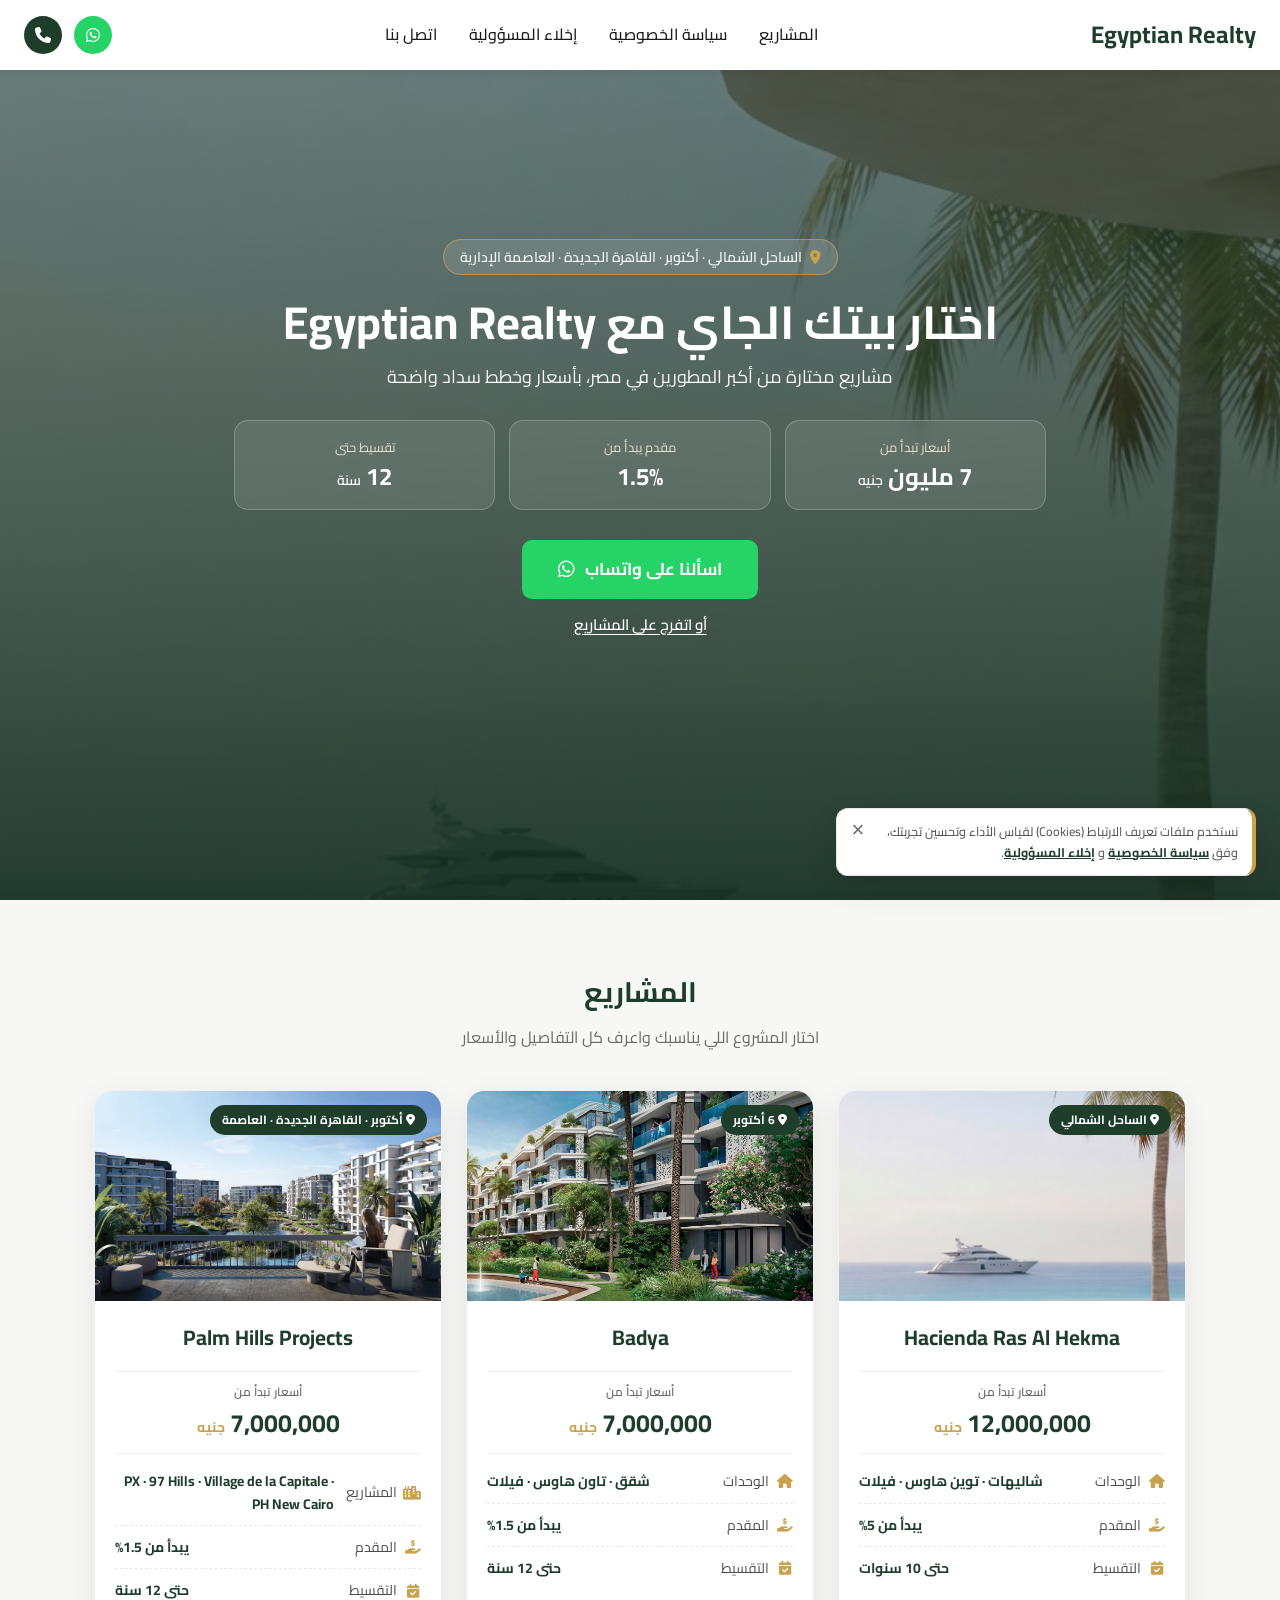
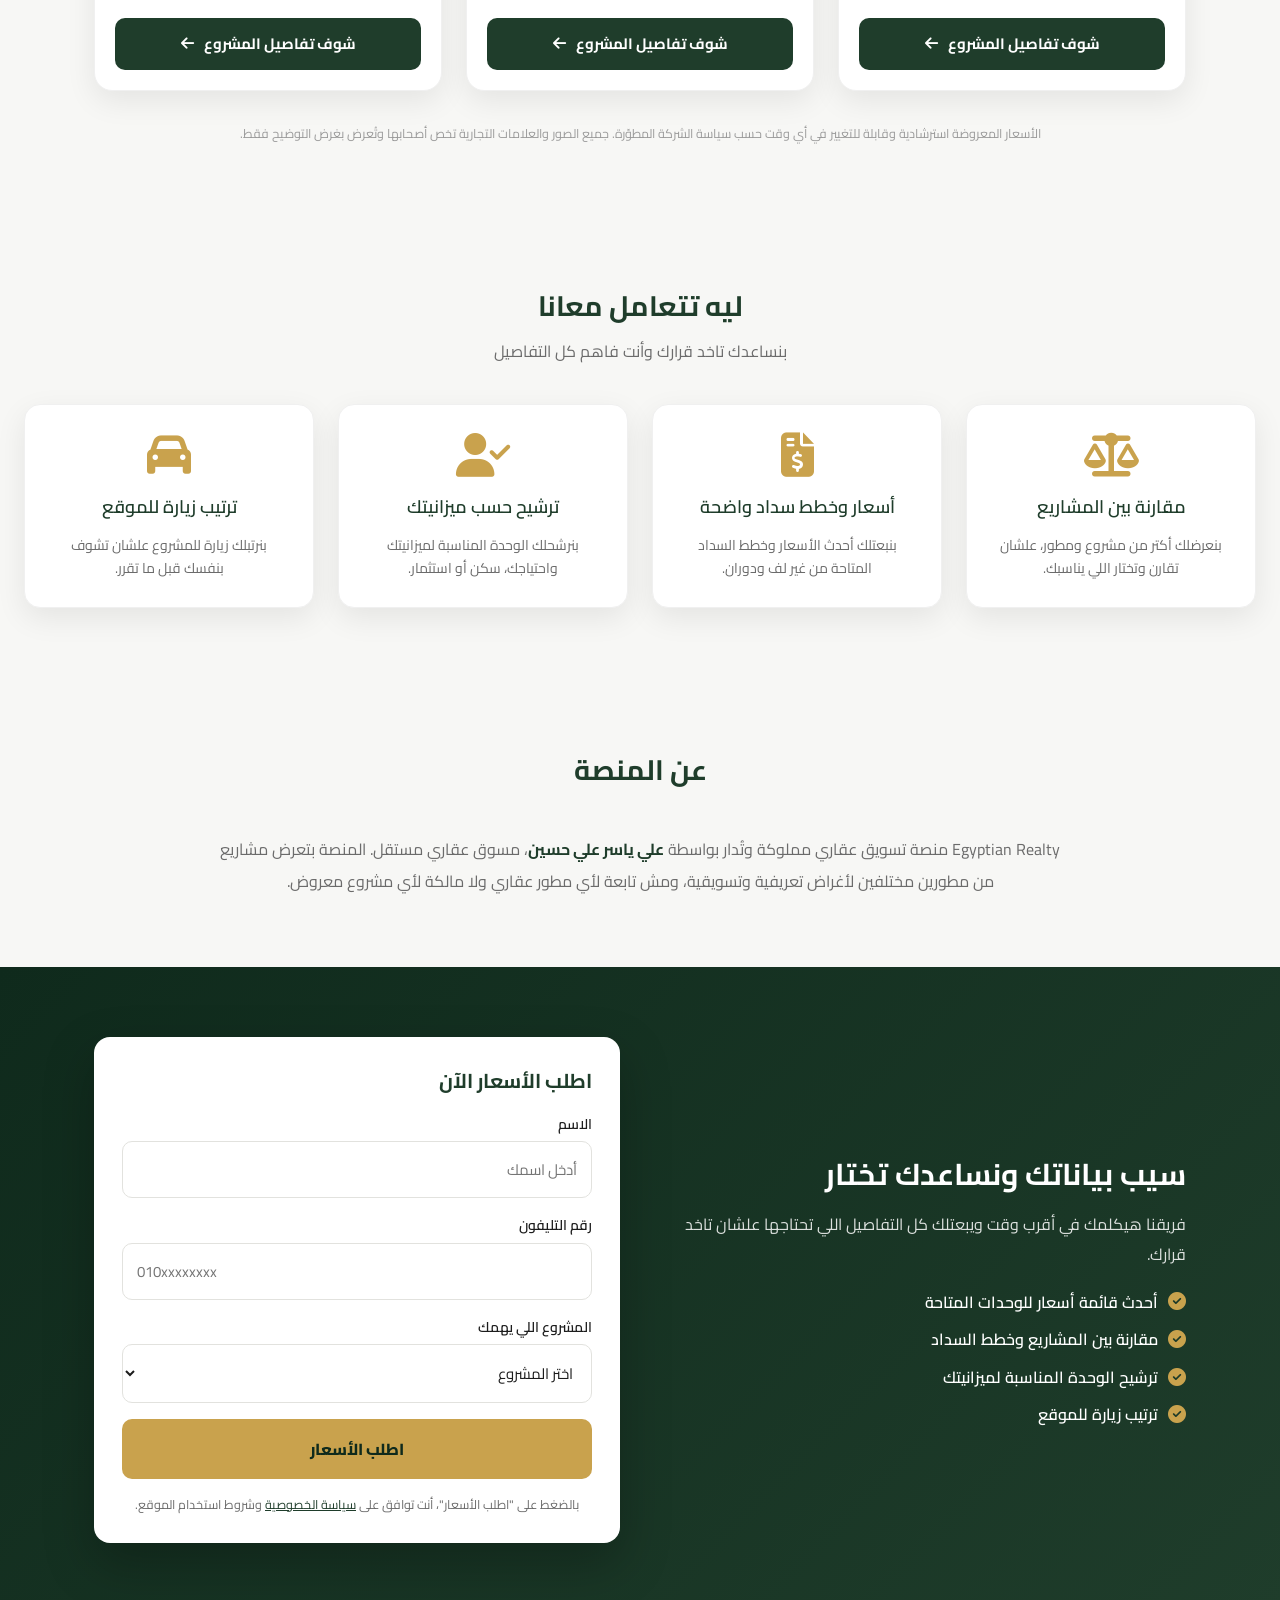
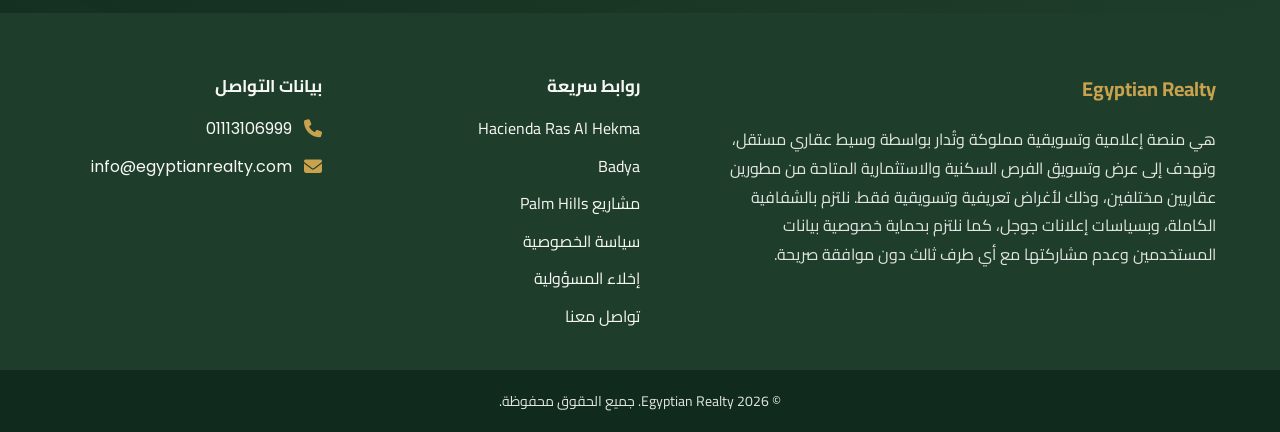
<file: index.html>
<!DOCTYPE html>
<html lang="ar" dir="rtl">
<head>
    <meta charset="UTF-8">
    <meta name="viewport" content="width=device-width, initial-scale=1.0, viewport-fit=cover">
    <title>Egyptian Realty</title>
    <meta name="description" content="Egyptian Realty - اكتشف أفضل المشاريع العقارية في مصر: Hacienda Ras Al Hekma و Badya ومشاريع Palm Hills، بمقدمات تبدأ من 1.5% وتقسيط حتى 12 سنة.">
    <link rel="preconnect" href="https://fonts.googleapis.com">
    <link rel="preconnect" href="https://fonts.gstatic.com" crossorigin>
    <link href="https://fonts.googleapis.com/css2?family=Cairo:wght@400;600;700&family=Poppins:wght@400;600;700&display=swap" rel="stylesheet">
    <link rel="stylesheet" href="https://cdnjs.cloudflare.com/ajax/libs/font-awesome/6.5.1/css/all.min.css" crossorigin="anonymous" referrerpolicy="no-referrer" />
    <!-- Google Tag Manager -->
    <script>(function(w,d,s,l,i){w[l]=w[l]||[];w[l].push({'gtm.start':
    new Date().getTime(),event:'gtm.js'});var f=d.getElementsByTagName(s)[0],
    j=d.createElement(s),dl=l!='dataLayer'?'&l='+l:'';j.async=true;j.src=
    'https://www.googletagmanager.com/gtm.js?id='+i+dl;f.parentNode.insertBefore(j,f);
    })(window,document,'script','dataLayer','GTM-MX5JVD54');</script>
    <!-- End Google Tag Manager -->
    <style>
        /* ========================================
           Egyptian Realty - الصفحة الرئيسية (دليل المشاريع)
           نفس هوية صفحات المشاريع بدون الاعتماد على style.css
           ======================================== */
        :root {
            --green: #1F3D2B;
            --green-dark: #0F2A1C;
            --gold: #C9A24D;
            --gold-soft: #FFF8E7;
            --ink: #1C1C1C;
            --muted: #6B6B6B;
            --ground: #F7F7F5;
            --surface: #FFFFFF;
            --line: #F0F0F0;
            --whatsapp: #25D366;
            --whatsapp-dark: #1FA852;
            color-scheme: light;
        }

        * {
            margin: 0;
            padding: 0;
            box-sizing: border-box;
        }

        html {
            scroll-behavior: smooth;
        }

        body {
            font-family: 'Cairo', 'Poppins', Tahoma, Arial, sans-serif;
            line-height: 1.6;
            color: var(--ink);
            background-color: var(--ground);
            overflow-x: hidden;
        }

        img {
            max-width: 100%;
        }

        a:focus-visible,
        button:focus-visible {
            outline: 3px solid var(--gold);
            outline-offset: 2px;
        }

        /* ---------- Header ---------- */
        header {
            position: fixed;
            top: 0;
            left: 0;
            right: 0;
            padding-top: env(safe-area-inset-top, 0px);
            background-color: var(--surface);
            box-shadow: 0 2px 10px rgba(0, 0, 0, 0.08);
            z-index: 1000;
            transition: transform 0.3s ease;
        }

        header.hide {
            transform: translateY(-100%);
        }

        .navbar {
            display: flex;
            justify-content: space-between;
            align-items: center;
            padding: 16px 24px;
            max-width: 1400px;
            margin: 0 auto;
        }

        .navbar-logo {
            font-size: 24px;
            font-weight: 700;
            color: var(--green);
            text-decoration: none;
        }

        .navbar-menu {
            display: flex;
            list-style: none;
            gap: 32px;
            align-items: center;
        }

        .navbar-menu a {
            color: var(--ink);
            text-decoration: none;
            font-weight: 500;
            transition: color 0.3s ease;
        }

        .navbar-menu a:hover {
            color: var(--gold);
        }

        .navbar-actions,
        .navbar-contact {
            display: flex;
            align-items: center;
            gap: 12px;
        }

        .navbar-whatsapp,
        .navbar-call {
            display: inline-flex;
            align-items: center;
            justify-content: center;
            width: 38px;
            height: 38px;
            border-radius: 50%;
            color: #FFFFFF;
            font-size: 16px;
            text-decoration: none;
            transition: transform 0.2s ease;
        }

        .navbar-whatsapp { background-color: var(--whatsapp); }
        .navbar-call { background-color: var(--green); }

        .navbar-whatsapp:hover,
        .navbar-call:hover {
            transform: scale(1.08);
        }

        .hamburger {
            display: none;
            flex-direction: column;
            cursor: pointer;
            gap: 6px;
            background: none;
            border: 0;
            padding: 4px;
        }

        .hamburger span {
            width: 25px;
            height: 3px;
            background-color: var(--green);
            border-radius: 3px;
            transition: all 0.3s ease;
        }

        .hamburger.active span:nth-child(1) { transform: rotate(45deg) translate(6px, 6px); }
        .hamburger.active span:nth-child(2) { opacity: 0; }
        .hamburger.active span:nth-child(3) { transform: rotate(-45deg) translate(7px, -7px); }

        .menu-overlay {
            display: none;
            position: fixed;
            inset: 0;
            background-color: rgba(0, 0, 0, 0.5);
            z-index: 999;
        }

        .menu-overlay.active {
            display: block;
        }

        main {
            margin-top: calc(70px + env(safe-area-inset-top, 0px));
        }

        section {
            padding: 70px 0;
        }

        .section-header {
            text-align: center;
            margin-bottom: 40px;
            padding: 0 16px;
        }

        .section-header h2 {
            font-size: 28px;
            color: var(--green);
            margin-bottom: 10px;
        }

        .section-header p {
            color: var(--muted);
            font-size: 16px;
        }

        /* ---------- Buttons ---------- */
        .btn-whatsapp {
            display: inline-flex;
            align-items: center;
            justify-content: center;
            gap: 10px;
            background: var(--whatsapp);
            color: #FFFFFF;
            border-radius: 10px;
            padding: 14px 28px;
            font-family: inherit;
            font-weight: 700;
            font-size: 15px;
            text-decoration: none;
            transition: background-color 0.3s ease;
            animation: btn-whatsapp-pulse 2.4s ease-in-out infinite;
        }

        .btn-whatsapp:hover {
            background: var(--whatsapp-dark);
            animation-play-state: paused;
        }

        .btn-whatsapp i {
            font-size: 19px;
        }

        @keyframes btn-whatsapp-pulse {
            0%, 100% { box-shadow: 0 0 0 0 rgba(37, 211, 102, 0.45); }
            50% { box-shadow: 0 0 0 9px rgba(37, 211, 102, 0); }
        }

        /* ---------- Hero ---------- */
        .hero {
            position: relative;
            min-height: calc(100vh - 70px);
            min-height: calc(100svh - 70px);
            display: flex;
            align-items: center;
            background-image: url('assets/view1.jpg');
            background-size: cover;
            background-position: center 30%;
            padding: 0;
        }

        .hero-overlay {
            position: absolute;
            inset: 0;
            background: linear-gradient(180deg, rgba(15, 42, 28, 0.55) 0%, rgba(15, 42, 28, 0.75) 60%, rgba(15, 42, 28, 0.9) 100%);
        }

        /* المساحة السفلية فاضية علشان إشعار الكوكيز ميغطيش أي حاجة */
        .hero-content {
            position: relative;
            z-index: 1;
            width: 100%;
            max-width: 860px;
            margin: 0 auto;
            padding: 56px 24px 150px;
            color: #FFFFFF;
            text-align: center;
        }

        .hero-badge {
            display: inline-flex;
            align-items: center;
            gap: 8px;
            background: rgba(255, 255, 255, 0.12);
            border: 1px solid rgba(201, 162, 77, 0.7);
            color: var(--ground);
            font-size: 14px;
            font-weight: 600;
            padding: 6px 16px;
            border-radius: 999px;
            margin-bottom: 18px;
        }

        .hero-badge i {
            color: var(--gold);
        }

        .hero-title {
            font-size: 46px;
            font-weight: 700;
            line-height: 1.3;
            margin-bottom: 10px;
            text-wrap: balance;
        }

        .hero-description {
            font-size: 18px;
            color: var(--ground);
            margin-bottom: 28px;
        }

        .hero-stats {
            display: grid;
            grid-template-columns: repeat(3, minmax(0, 1fr));
            gap: 14px;
            margin-bottom: 30px;
        }

        .hero-stat {
            background: rgba(255, 255, 255, 0.1);
            border: 1px solid rgba(255, 255, 255, 0.22);
            border-radius: 14px;
            padding: 16px 10px;
            backdrop-filter: blur(4px);
        }

        .hero-stat-label {
            display: block;
            font-size: 13px;
            color: #E9E2CF;
            margin-bottom: 4px;
        }

        .hero-stat-value {
            display: block;
            font-size: 24px;
            font-weight: 700;
            line-height: 1.3;
        }

        .hero-stat-value small {
            font-size: 14px;
            font-weight: 600;
        }

        .hero .btn-whatsapp {
            font-size: 17px;
            padding: 16px 36px;
        }

        /* ---------- Units ---------- */
        .units-grid {
            display: grid;
            grid-template-columns: repeat(3, minmax(0, 1fr));
            gap: 24px;
            padding: 0 24px;
            max-width: 1140px;
            margin: 0 auto;
        }

        .unit-card {
            background: var(--surface);
            border-radius: 18px;
            overflow: hidden;
            box-shadow: 0 10px 30px rgba(0, 0, 0, 0.08);
            border: 1px solid var(--line);
            display: flex;
            flex-direction: column;
            transition: transform 0.3s ease, box-shadow 0.3s ease;
        }

        .unit-card:hover {
            transform: translateY(-8px);
            box-shadow: 0 18px 40px rgba(0, 0, 0, 0.14);
        }

        .unit-card-media {
            position: relative;
            height: 210px;
            overflow: hidden;
        }

        .unit-card-media img {
            width: 100%;
            height: 100%;
            object-fit: cover;
            display: block;
            transition: transform 0.3s ease;
        }

        .unit-card:hover .unit-card-media img {
            transform: scale(1.06);
        }

        .unit-card-tag {
            position: absolute;
            top: 14px;
            right: 14px;
            background: var(--green);
            color: #FFFFFF;
            font-size: 12px;
            font-weight: 700;
            padding: 5px 12px;
            border-radius: 999px;
        }

        .unit-card-body {
            padding: 20px;
            display: flex;
            flex-direction: column;
            gap: 16px;
            flex: 1;
        }

        .unit-card-title {
            font-size: 21px;
            color: var(--green);
            text-align: center;
        }

        .unit-card-price {
            display: grid;
            gap: 2px;
            text-align: center;
            padding: 10px 2px;
            border-top: 1px solid var(--line);
            border-bottom: 1px solid var(--line);
        }

        .unit-card-price-label {
            font-size: 12px;
            font-weight: 600;
            color: var(--muted);
        }

        .unit-card-price-value {
            font-size: 25px;
            font-weight: 700;
            color: var(--green);
            font-variant-numeric: tabular-nums;
        }

        .unit-card-price-value small {
            font-size: 14px;
            color: var(--gold);
        }

        .unit-card-specs {
            list-style: none;
            display: grid;
            gap: 10px;
        }

        .unit-card-specs li {
            display: flex;
            align-items: center;
            justify-content: space-between;
            gap: 12px;
            font-size: 14px;
            color: #4D4D4D;
            padding-bottom: 10px;
            border-bottom: 1px dashed #EAEAEA;
        }

        .unit-card-specs li:last-child {
            border-bottom: 0;
            padding-bottom: 0;
        }

        .unit-card-specs li span {
            display: inline-flex;
            align-items: center;
            gap: 8px;
        }

        .unit-card-specs i {
            color: var(--gold);
            width: 16px;
            text-align: center;
        }

        .unit-card-specs strong {
            color: var(--green);
        }

        .unit-card-actions {
            margin-top: auto;
            display: flex;
            gap: 10px;
        }

        .unit-card-actions .btn-whatsapp {
            flex: 1 1 auto;
            min-width: 0;
            padding: 13px 12px;
            gap: 8px;
            font-size: 14px;
            white-space: nowrap;
        }

        .unit-card-actions .btn-whatsapp i {
            font-size: 17px;
        }

        .btn-call {
            flex: 0 0 auto;
            display: inline-flex;
            align-items: center;
            justify-content: center;
            width: 50px;
            border: 1.5px solid var(--green);
            border-radius: 10px;
            background: transparent;
            color: var(--green);
            font-family: inherit;
            font-weight: 700;
            font-size: 14px;
            text-decoration: none;
            white-space: nowrap;
            transition: background 0.2s ease, color 0.2s ease;
        }

        .btn-call i {
            font-size: 17px;
        }

        .btn-call:hover {
            background: var(--green);
            color: #FFFFFF;
        }

        .units-disclaimer {
            max-width: 900px;
            margin: 32px auto 0;
            padding: 0 24px;
            font-size: 12.5px;
            color: #9A9A9A;
            text-align: center;
            line-height: 1.7;
        }

        /* ---------- Why Badya ---------- */
        .why-grid {
            display: grid;
            grid-template-columns: repeat(4, minmax(0, 1fr));
            gap: 24px;
            padding: 0 24px;
            max-width: 1320px;
            margin: 0 auto;
        }

        .why-item {
            background: var(--surface);
            border-radius: 16px;
            box-shadow: 0 10px 30px rgba(0, 0, 0, 0.08);
            padding: 28px;
            text-align: center;
            border: 1px solid var(--line);
            transition: transform 0.3s ease, box-shadow 0.3s ease;
        }

        .why-item:hover {
            transform: translateY(-8px);
            box-shadow: 0 15px 40px rgba(0, 0, 0, 0.12);
        }

        .why-icon {
            font-size: 44px;
            color: var(--gold);
            margin-bottom: 16px;
        }

        .why-item h3 {
            color: var(--green);
            font-weight: 600;
            font-size: 18px;
            margin-bottom: 12px;
        }

        .why-item p {
            color: var(--muted);
            font-size: 14px;
        }

        /* ---------- Gallery ---------- */
        .gallery-grid {
            display: grid;
            grid-template-columns: repeat(4, minmax(0, 1fr));
            gap: 16px;
            padding: 0 24px;
            max-width: 1100px;
            margin: 0 auto;
        }

        .gallery-item {
            overflow: hidden;
            border-radius: 12px;
            aspect-ratio: 4 / 3;
            max-width: 100%;
            box-shadow: 0 5px 20px rgba(0, 0, 0, 0.1);
            cursor: pointer;
            border: 0;
            padding: 0;
            background: none;
        }

        .gallery-item img {
            width: 100%;
            height: 100%;
            object-fit: cover;
            display: block;
            transition: transform 0.3s ease;
        }

        .gallery-item:hover img {
            transform: scale(1.08);
        }

        /* ---------- Lightbox ---------- */
        .lightbox {
            display: none;
            position: fixed;
            inset: 0;
            background-color: rgba(0, 0, 0, 0.95);
            z-index: 2000;
            align-items: center;
            justify-content: center;
        }

        .lightbox.active {
            display: flex;
        }

        .lightbox-image {
            max-width: 90%;
            max-height: 90%;
            object-fit: contain;
            border-radius: 8px;
        }

        .lightbox-close,
        .lightbox-prev,
        .lightbox-next {
            position: absolute;
            color: #FFFFFF;
            background: none;
            border: 0;
            font-size: 32px;
            font-weight: bold;
            padding: 12px 16px;
            cursor: pointer;
        }

        .lightbox-close { top: 16px; right: 20px; font-size: 40px; }
        .lightbox-prev { top: 50%; left: 12px; transform: translateY(-50%); }
        .lightbox-next { top: 50%; right: 12px; transform: translateY(-50%); }

        .lightbox-close:hover,
        .lightbox-prev:hover,
        .lightbox-next:hover {
            color: var(--gold);
        }

        /* ---------- Cookie notice ---------- */
        .cookie-popup {
            position: fixed;
            right: 24px;
            bottom: calc(24px + env(safe-area-inset-bottom, 0px));
            width: min(420px, calc(100% - 32px));
            background: var(--surface);
            border: 1px solid #E7E7E7;
            border-inline-start: 4px solid var(--gold);
            border-radius: 12px;
            box-shadow: 0 12px 30px rgba(0, 0, 0, 0.12);
            padding: 12px 14px 12px 40px;
            z-index: 1100;
            opacity: 0;
            visibility: hidden;
            transform: translateY(16px);
            transition: opacity 0.25s ease, transform 0.25s ease, visibility 0.25s ease;
        }

        .cookie-popup.active {
            opacity: 1;
            visibility: visible;
            transform: translateY(0);
        }

        .cookie-popup p {
            font-size: 12.5px;
            line-height: 1.7;
            color: #4D4D4D;
        }

        .cookie-popup a {
            color: var(--green);
            font-weight: 700;
        }

        .cookie-popup-close {
            position: absolute;
            top: 6px;
            left: 6px;
            border: 0;
            background: transparent;
            color: var(--muted);
            width: 30px;
            height: 30px;
            border-radius: 50%;
            font-size: 22px;
            line-height: 1;
            cursor: pointer;
        }

        /* ---------- Footer ---------- */
        footer {
            background-color: var(--green);
            color: var(--ground);
            padding: 60px 0 0;
        }

        .footer-container {
            max-width: 1200px;
            margin: 0 auto 40px;
            padding: 0 24px;
            display: grid;
            grid-template-columns: 2fr 1fr 1fr;
            gap: 60px;
        }

        .footer-about h3 {
            font-size: 20px;
            color: var(--gold);
            margin-bottom: 20px;
        }

        .footer-links h4,
        .footer-contact h4 {
            font-size: 17px;
            margin-bottom: 16px;
        }

        .footer-about p {
            line-height: 1.8;
            opacity: 0.9;
        }

        .footer-links ul,
        .footer-contact ul {
            list-style: none;
            display: grid;
            gap: 12px;
        }

        .footer-contact li {
            display: flex;
            align-items: center;
            gap: 12px;
            font-family: 'Poppins', sans-serif;
        }

        .footer-contact i {
            color: var(--gold);
            font-size: 18px;
        }

        footer a {
            color: var(--ground);
            text-decoration: none;
            transition: color 0.3s ease;
        }

        footer a:hover {
            color: var(--gold);
        }

        .footer-bottom {
            background-color: var(--green-dark);
            padding: 20px 16px;
            text-align: center;
            font-size: 14px;
            opacity: 0.9;
        }

        /* ---------- Hero secondary link ---------- */
        .hero-link {
            display: inline-block;
            margin-top: 14px;
            color: #FFFFFF;
            font-size: 15px;
            font-weight: 600;
            text-decoration: underline;
            text-underline-offset: 4px;
        }

        .hero-link:hover {
            color: var(--gold);
        }

        /* ---------- Location ---------- */
        .location-grid {
            display: grid;
            grid-template-columns: repeat(2, minmax(0, 1fr));
            gap: 32px;
            align-items: stretch;
            max-width: 1140px;
            margin: 0 auto;
            padding: 0 24px;
        }

        .location-text h3 {
            color: var(--green);
            font-size: 21px;
            margin-bottom: 12px;
            line-height: 1.6;
        }

        .location-text > p {
            color: var(--muted);
            line-height: 1.9;
            margin-bottom: 20px;
        }

        .location-stats {
            display: grid;
            grid-template-columns: repeat(2, minmax(0, 1fr));
            gap: 12px;
            margin-bottom: 20px;
        }

        .location-stat {
            background: var(--gold-soft);
            border-radius: 12px;
            padding: 16px;
            text-align: center;
        }

        .location-stat-value {
            display: block;
            color: var(--green);
            font-size: 22px;
            font-weight: 800;
        }

        .location-stat-label {
            display: block;
            color: var(--muted);
            font-size: 13.5px;
            margin-top: 4px;
        }

        .location-points {
            list-style: none;
            display: grid;
            gap: 10px;
        }

        .location-points li {
            display: flex;
            gap: 10px;
            align-items: flex-start;
            color: var(--ink);
            line-height: 1.7;
        }

        .location-points i {
            color: var(--gold);
            margin-top: 6px;
        }

        .location-media {
            position: relative;
            border-radius: 16px;
            overflow: hidden;
            min-height: 380px;
            box-shadow: 0 10px 30px rgba(0, 0, 0, 0.08);
        }

        .location-media img {
            position: absolute;
            inset: 0;
            width: 100%;
            height: 100%;
            object-fit: cover;
        }

        .location-media-card {
            position: absolute;
            right: 16px;
            left: 16px;
            bottom: 16px;
            background: rgba(15, 42, 28, 0.88);
            color: #FFFFFF;
            border-radius: 12px;
            padding: 18px;
            display: flex;
            align-items: center;
            justify-content: space-between;
            gap: 14px;
        }

        .location-media-card strong {
            display: block;
            font-size: 17px;
            margin-bottom: 4px;
        }

        .location-media-card span {
            font-size: 13.5px;
            opacity: 0.85;
        }

        .location-media-card a {
            flex: 0 0 auto;
            background: var(--gold);
            color: var(--green-dark);
            font-weight: 800;
            font-size: 14px;
            padding: 11px 16px;
            border-radius: 10px;
            text-decoration: none;
            white-space: nowrap;
        }

        /* ---------- Amenities ---------- */
        .amenities-grid {
            grid-template-columns: repeat(3, minmax(0, 1fr));
            max-width: 1140px;
        }

        .section-cta {
            text-align: center;
            margin-top: 36px;
            padding: 0 16px;
        }

        /* ---------- Lead form ---------- */
        .lead {
            background: linear-gradient(135deg, var(--green-dark), var(--green));
            color: #FFFFFF;
        }

        .lead-grid {
            display: grid;
            grid-template-columns: repeat(2, minmax(0, 1fr));
            gap: 40px;
            align-items: center;
            max-width: 1140px;
            margin: 0 auto;
            padding: 0 24px;
        }

        .lead-text h2 {
            font-size: 30px;
            margin-bottom: 12px;
            line-height: 1.5;
        }

        .lead-text > p {
            opacity: 0.85;
            line-height: 1.9;
            margin-bottom: 20px;
        }

        .lead-benefits {
            list-style: none;
            display: grid;
            gap: 12px;
        }

        .lead-benefits li {
            display: flex;
            gap: 10px;
            align-items: center;
            font-weight: 600;
        }

        .lead-benefits i {
            color: var(--gold);
            font-size: 18px;
        }

        .lead-form {
            background: var(--surface);
            color: var(--ink);
            border-radius: 16px;
            padding: 28px;
            box-shadow: 0 20px 50px rgba(0, 0, 0, 0.25);
            display: grid;
            gap: 16px;
        }

        .lead-form h3 {
            color: var(--green);
            font-size: 20px;
        }

        .lead-form label {
            display: block;
            font-size: 14px;
            font-weight: 600;
            margin-bottom: 6px;
        }

        .lead-form input,
        .lead-form select {
            width: 100%;
            padding: 13px 14px;
            border: 1.5px solid #E2E2DE;
            border-radius: 10px;
            font-family: inherit;
            font-size: 15px;
            background: #FFFFFF;
            color: var(--ink);
        }

        .lead-form input:focus,
        .lead-form select:focus {
            outline: none;
            border-color: var(--gold);
        }

        .lead-submit {
            width: 100%;
            padding: 15px;
            border: 0;
            border-radius: 10px;
            background: var(--gold);
            color: var(--green-dark);
            font-family: inherit;
            font-size: 16px;
            font-weight: 800;
            cursor: pointer;
            transition: filter 0.2s ease;
        }

        .lead-submit:hover {
            filter: brightness(1.07);
        }

        .lead-submit:disabled {
            opacity: 0.75;
            cursor: wait;
        }

        .lead-terms {
            font-size: 12.5px;
            color: var(--muted);
            text-align: center;
        }

        .lead-terms a {
            color: var(--green);
        }

        .lead-error {
            background: #FDECEC;
            color: #A12626;
            border-radius: 10px;
            padding: 10px 12px;
            font-size: 13.5px;
            text-align: center;
            line-height: 1.7;
        }

        .lead-error a {
            color: #A12626;
            font-weight: 700;
        }

        .lead-error[hidden] {
            display: none;
        }

        /* ---------- FAQ ---------- */
        .faq-list {
            max-width: 820px;
            margin: 0 auto;
            padding: 0 24px;
            display: grid;
            gap: 12px;
        }

        .faq-item {
            background: var(--surface);
            border: 1px solid var(--line);
            border-radius: 12px;
            box-shadow: 0 6px 20px rgba(0, 0, 0, 0.05);
        }

        .faq-item summary {
            cursor: pointer;
            list-style: none;
            padding: 18px 20px;
            font-weight: 700;
            color: var(--green);
            display: flex;
            justify-content: space-between;
            gap: 12px;
            align-items: center;
        }

        .faq-item summary::-webkit-details-marker {
            display: none;
        }

        .faq-item summary::after {
            content: "+";
            color: var(--gold);
            font-size: 22px;
            line-height: 1;
        }

        .faq-item[open] summary::after {
            content: "\2212";
        }

        .faq-item p {
            padding: 0 20px 18px;
            color: var(--muted);
            line-height: 1.9;
        }

        @media (max-width: 900px) {
            .location-grid,
            .lead-grid {
                grid-template-columns: 1fr;
            }

            .location-media {
                min-height: 340px;
            }
        }

        @media (max-width: 600px) {
            .location-grid,
            .lead-grid,
            .faq-list {
                padding: 0 16px;
            }

            .lead-text h2 {
                font-size: 24px;
            }

            .lead-form {
                padding: 22px 18px;
            }

            .location-media-card {
                flex-direction: column;
                align-items: stretch;
                text-align: center;
            }

            .location-media-card a {
                text-align: center;
            }
        }

        /* ---------- Responsive ---------- */
        @media (max-width: 1024px) {
            .units-grid,
            .why-grid,
            .gallery-grid {
                grid-template-columns: repeat(2, minmax(0, 1fr));
            }
        }

        @media (max-width: 768px) {
            .navbar {
                padding: 12px 16px;
            }

            .navbar-logo {
                font-size: 20px;
            }

            .navbar-menu {
                position: fixed;
                left: 0;
                top: calc(60px + env(safe-area-inset-top, 0px));
                width: 100%;
                flex-direction: column;
                align-items: stretch;
                background-color: var(--surface);
                gap: 0;
                max-height: 0;
                overflow: hidden;
                transition: max-height 0.3s ease;
                box-shadow: 0 8px 20px rgba(0, 0, 0, 0.1);
            }

            .navbar-menu.active {
                max-height: 300px;
            }

            .navbar-menu a {
                display: block;
                padding: 20px 16px;
                border-bottom: 1px solid var(--ground);
            }

            .hamburger {
                display: flex;
            }

            .navbar-whatsapp,
            .navbar-call {
                width: 34px;
                height: 34px;
                font-size: 14px;
            }

            main {
                margin-top: calc(60px + env(safe-area-inset-top, 0px));
            }

            section {
                padding: 56px 0;
            }

            .hero {
                min-height: calc(100vh - 60px);
                min-height: calc(100svh - 60px);
            }

            .hero-content {
                padding: 40px 16px 140px;
            }

            .hero-title {
                font-size: 32px;
            }

            .hero-description {
                font-size: 16px;
            }

            .hero-stats {
                gap: 8px;
            }

            .hero-stat {
                padding: 12px 6px;
            }

            .hero-stat-label {
                font-size: 11.5px;
            }

            .hero-stat-value {
                font-size: 18px;
            }

            .hero-stat-value small {
                font-size: 11px;
            }

            .hero .btn-whatsapp {
                width: 100%;
            }

            .units-grid,
            .why-grid,
            .gallery-grid {
                padding: 0 16px;
                gap: 16px;
            }

            .cookie-popup {
                right: 16px;
                bottom: calc(16px + env(safe-area-inset-bottom, 0px));
            }

            .footer-container {
                grid-template-columns: 1fr;
                gap: 32px;
                padding: 0 16px;
            }
        }

        @media (max-width: 600px) {
            .units-grid,
            .why-grid {
                grid-template-columns: 1fr;
            }

            .gallery-grid {
                gap: 10px;
            }

            .units-grid {
                max-width: 480px;
            }
        }

        @media (max-width: 380px) {
            .hero-title {
                font-size: 27px;
            }

            .hero-stat-value {
                font-size: 16px;
            }
        }

        @media (prefers-reduced-motion: reduce) {
            .btn-whatsapp { animation: none; }
            .unit-card, .why-item, .unit-card-media img, .gallery-item img { transition: none; }
        }

        /* ---------- Home page ---------- */
        a.unit-card-media {
            display: block;
        }

        .btn-project {
            display: inline-flex;
            align-items: center;
            justify-content: center;
            gap: 10px;
            width: 100%;
            padding: 14px 16px;
            border-radius: 10px;
            background: var(--green);
            color: #FFFFFF;
            font-weight: 700;
            font-size: 15px;
            text-decoration: none;
            white-space: nowrap;
            transition: background 0.2s ease;
        }

        .btn-project:hover {
            background: var(--green-dark);
        }

        .about-box {
            max-width: 900px;
            margin: 0 auto;
            padding: 0 24px;
            text-align: center;
            color: var(--muted);
            line-height: 2;
            font-size: 16px;
        }

        .about-box strong {
            color: var(--green);
        }
    </style>
</head>
<body>
    <!-- Google Tag Manager (noscript) -->
    <noscript><iframe src="https://www.googletagmanager.com/ns.html?id=GTM-MX5JVD54"
    height="0" width="0" style="display:none;visibility:hidden"></iframe></noscript>
    <!-- End Google Tag Manager (noscript) -->

    <header>
        <nav class="navbar">
            <a href="index.html" class="navbar-logo">Egyptian Realty</a>

            <ul class="navbar-menu">
                <li><a href="#projects">المشاريع</a></li>
                <li><a href="privacy.html">سياسة الخصوصية</a></li>
                <li><a href="disclaimer.html">إخلاء المسؤولية</a></li>
                <li><a href="contact.html">اتصل بنا</a></li>
            </ul>

            <div class="navbar-actions">
                <div class="navbar-contact">
                    <a class="navbar-whatsapp" href="https://wa.me/201113106999?text=I'm%20interested%20in%20your%20projects" target="_blank" rel="noopener" aria-label="تواصل عبر واتساب">
                        <i class="fa-brands fa-whatsapp"></i>
                    </a>
                    <a class="navbar-call" href="tel:+201113106999" aria-label="اتصل بنا">
                        <i class="fa-solid fa-phone"></i>
                    </a>
                </div>

                <button type="button" class="hamburger" aria-label="القائمة">
                    <span></span>
                    <span></span>
                    <span></span>
                </button>
            </div>
        </nav>
    </header>

    <div class="menu-overlay"></div>

    <main>
        <!-- Hero -->
        <section class="hero">
            <div class="hero-overlay"></div>
            <div class="hero-content">
                <span class="hero-badge"><i class="fa-solid fa-location-dot"></i> الساحل الشمالي · أكتوبر · القاهرة الجديدة · العاصمة الإدارية</span>
                <h1 class="hero-title">اختار بيتك الجاي مع <span dir="ltr">Egyptian Realty</span></h1>
                <p class="hero-description">مشاريع مختارة من أكبر المطورين في مصر، بأسعار وخطط سداد واضحة</p>

                <div class="hero-stats">
                    <div class="hero-stat">
                        <span class="hero-stat-label">أسعار تبدأ من</span>
                        <span class="hero-stat-value">7 مليون <small>جنيه</small></span>
                    </div>
                    <div class="hero-stat">
                        <span class="hero-stat-label">مقدم يبدأ من</span>
                        <span class="hero-stat-value">1.5%</span>
                    </div>
                    <div class="hero-stat">
                        <span class="hero-stat-label">تقسيط حتى</span>
                        <span class="hero-stat-value">12 <small>سنة</small></span>
                    </div>
                </div>

                <a class="btn-whatsapp" href="https://wa.me/201113106999?text=I'm%20interested%20in%20your%20projects" target="_blank" rel="noopener">
                    اسألنا على واتساب <i class="fa-brands fa-whatsapp"></i>
                </a>
                <br>
                <a class="hero-link" href="#projects">أو اتفرج على المشاريع</a>
            </div>
        </section>

        <!-- Projects -->
        <section class="projects" id="projects">
            <div class="section-header">
                <h2>المشاريع</h2>
                <p>اختار المشروع اللي يناسبك واعرف كل التفاصيل والأسعار</p>
            </div>
            <div class="units-grid">
                <!-- لإضافة مشروع جديد: انسخ بلوك <article> كامل وغيّر الرابط والصورة والبيانات -->
                <article class="unit-card">
                    <a class="unit-card-media" href="hacienda-ras-al-hekma.html">
                        <img src="assets/view1.jpg" alt="مسبح لا نهائي يطل على البحر في Hacienda Ras Al Hekma" loading="lazy">
                        <span class="unit-card-tag"><i class="fa-solid fa-location-dot"></i> الساحل الشمالي</span>
                    </a>
                    <div class="unit-card-body">
                        <h3 class="unit-card-title" dir="ltr">Hacienda Ras Al Hekma</h3>
                        <p class="unit-card-price">
                            <span class="unit-card-price-label">أسعار تبدأ من</span>
                            <span class="unit-card-price-value">12,000,000 <small>جنيه</small></span>
                        </p>
                        <ul class="unit-card-specs">
                            <li><span><i class="fa-solid fa-house"></i> الوحدات</span> <strong>شاليهات · توين هاوس · فيلات</strong></li>
                            <li><span><i class="fa-solid fa-hand-holding-dollar"></i> المقدم</span> <strong>يبدأ من 5%</strong></li>
                            <li><span><i class="fa-solid fa-calendar-check"></i> التقسيط</span> <strong>حتى 10 سنوات</strong></li>
                        </ul>
                        <div class="unit-card-actions">
                            <a class="btn-project" href="hacienda-ras-al-hekma.html">شوف تفاصيل المشروع <i class="fa-solid fa-arrow-left"></i></a>
                        </div>
                    </div>
                </article>

                <article class="unit-card">
                    <a class="unit-card-media" href="badya.html">
                        <img src="assets/badya/hero.jpg" alt="عمارات سكنية في Badya بأكتوبر" loading="lazy">
                        <span class="unit-card-tag"><i class="fa-solid fa-location-dot"></i> 6 أكتوبر</span>
                    </a>
                    <div class="unit-card-body">
                        <h3 class="unit-card-title" dir="ltr">Badya</h3>
                        <p class="unit-card-price">
                            <span class="unit-card-price-label">أسعار تبدأ من</span>
                            <span class="unit-card-price-value">7,000,000 <small>جنيه</small></span>
                        </p>
                        <ul class="unit-card-specs">
                            <li><span><i class="fa-solid fa-house"></i> الوحدات</span> <strong>شقق · تاون هاوس · فيلات</strong></li>
                            <li><span><i class="fa-solid fa-hand-holding-dollar"></i> المقدم</span> <strong>يبدأ من 1.5%</strong></li>
                            <li><span><i class="fa-solid fa-calendar-check"></i> التقسيط</span> <strong>حتى 12 سنة</strong></li>
                        </ul>
                        <div class="unit-card-actions">
                            <a class="btn-project" href="badya.html">شوف تفاصيل المشروع <i class="fa-solid fa-arrow-left"></i></a>
                        </div>
                    </div>
                </article>

                <article class="unit-card">
                    <a class="unit-card-media" href="palm-hills-projects.html">
                        <img src="assets/palm-hills-new-cairo/lagoon-view.webp" alt="إطلالة على اللاجون في Palm Hills New Cairo" loading="lazy">
                        <span class="unit-card-tag"><i class="fa-solid fa-location-dot"></i> أكتوبر · القاهرة الجديدة · العاصمة</span>
                    </a>
                    <div class="unit-card-body">
                        <h3 class="unit-card-title" dir="ltr">Palm Hills Projects</h3>
                        <p class="unit-card-price">
                            <span class="unit-card-price-label">أسعار تبدأ من</span>
                            <span class="unit-card-price-value">7,000,000 <small>جنيه</small></span>
                        </p>
                        <ul class="unit-card-specs">
                            <li><span><i class="fa-solid fa-city"></i> المشاريع</span> <strong>PX · 97 Hills · Village de la Capitale · PH New Cairo</strong></li>
                            <li><span><i class="fa-solid fa-hand-holding-dollar"></i> المقدم</span> <strong>يبدأ من 1.5%</strong></li>
                            <li><span><i class="fa-solid fa-calendar-check"></i> التقسيط</span> <strong>حتى 12 سنة</strong></li>
                        </ul>
                        <div class="unit-card-actions">
                            <a class="btn-project" href="palm-hills-projects.html">شوف تفاصيل المشروع <i class="fa-solid fa-arrow-left"></i></a>
                        </div>
                    </div>
                </article>
            </div>
            <p class="units-disclaimer">الأسعار المعروضة استرشادية وقابلة للتغيير في أي وقت حسب سياسة الشركة المطوّرة. جميع الصور والعلامات التجارية تخص أصحابها وتُعرض بغرض التوضيح فقط.</p>
        </section>

        <!-- Why us -->
        <section class="why-developer" id="why">
            <div class="section-header">
                <h2>ليه تتعامل معانا</h2>
                <p>بنساعدك تاخد قرارك وأنت فاهم كل التفاصيل</p>
            </div>
            <div class="why-grid">
                <div class="why-item">
                    <i class="fa-solid fa-scale-balanced why-icon"></i>
                    <h3>مقارنة بين المشاريع</h3>
                    <p>بنعرضلك أكتر من مشروع ومطور، علشان تقارن وتختار اللي يناسبك.</p>
                </div>
                <div class="why-item">
                    <i class="fa-solid fa-file-invoice-dollar why-icon"></i>
                    <h3>أسعار وخطط سداد واضحة</h3>
                    <p>بنبعتلك أحدث الأسعار وخطط السداد المتاحة من غير لف ودوران.</p>
                </div>
                <div class="why-item">
                    <i class="fa-solid fa-user-check why-icon"></i>
                    <h3>ترشيح حسب ميزانيتك</h3>
                    <p>بنرشحلك الوحدة المناسبة لميزانيتك واحتياجك، سكن أو استثمار.</p>
                </div>
                <div class="why-item">
                    <i class="fa-solid fa-car why-icon"></i>
                    <h3>ترتيب زيارة للموقع</h3>
                    <p>بنرتبلك زيارة للمشروع علشان تشوف بنفسك قبل ما تقرر.</p>
                </div>
            </div>
        </section>

        <!-- About -->
        <section class="about" id="about">
            <div class="section-header">
                <h2>عن المنصة</h2>
            </div>
            <div class="about-box">
                <p><span dir="ltr">Egyptian Realty</span> منصة تسويق عقاري مملوكة وتُدار بواسطة <strong>علي ياسر علي حسين</strong>، مسوق عقاري مستقل. المنصة بتعرض مشاريع من مطورين مختلفين لأغراض تعريفية وتسويقية، ومش تابعة لأي مطور عقاري ولا مالكة لأي مشروع معروض.</p>
            </div>
        </section>

        <!-- Lead form -->
        <section class="lead" id="contact">
            <div class="lead-grid">
                <div class="lead-text">
                    <h2>سيب بياناتك ونساعدك تختار</h2>
                    <p>فريقنا هيكلمك في أقرب وقت ويبعتلك كل التفاصيل اللي تحتاجها علشان تاخد قرارك.</p>
                    <ul class="lead-benefits">
                        <li><i class="fa-solid fa-circle-check"></i> أحدث قائمة أسعار للوحدات المتاحة</li>
                        <li><i class="fa-solid fa-circle-check"></i> مقارنة بين المشاريع وخطط السداد</li>
                        <li><i class="fa-solid fa-circle-check"></i> ترشيح الوحدة المناسبة لميزانيتك</li>
                        <li><i class="fa-solid fa-circle-check"></i> ترتيب زيارة للموقع</li>
                    </ul>
                </div>
                <form class="lead-form gsheet-form">
                    <h3>اطلب الأسعار الآن</h3>
                    <input type="text" name="_honey" style="display:none" tabindex="-1" autocomplete="off">
                    <input type="hidden" name="project" value="Home Page">
                    <input type="hidden" name="gclid" class="gclid-field" value="">
                    <div>
                        <label for="lead-name">الاسم</label>
                        <input id="lead-name" type="text" name="name" placeholder="أدخل اسمك" autocomplete="name" required>
                    </div>
                    <div>
                        <label for="lead-phone">رقم التليفون</label>
                        <input id="lead-phone" type="tel" name="phone" placeholder="010xxxxxxxx" autocomplete="tel" inputmode="tel" required>
                    </div>
                    <div>
                        <label for="lead-unit">المشروع اللي يهمك</label>
                        <select id="lead-unit" name="unit_type" required>
                            <option value="" disabled selected>اختر المشروع</option>
                            <option value="Hacienda Ras Al Hekma">Hacienda Ras Al Hekma</option>
                            <option value="Badya">Badya</option>
                            <option value="Palm Hills Projects">Palm Hills Projects</option>
                            <option value="استفسار عام">استفسار عام</option>
                        </select>
                    </div>
                    <p class="lead-error" role="alert" hidden>حصلت مشكلة في الإرسال، جرّب تاني أو <a href="https://wa.me/201113106999?text=I'm%20interested%20in%20your%20projects" target="_blank" rel="noopener">كلمنا واتساب</a></p>
                    <button type="submit" class="lead-submit">اطلب الأسعار</button>
                    <p class="lead-terms">بالضغط على "اطلب الأسعار"، أنت توافق على <a href="privacy.html">سياسة الخصوصية</a> وشروط استخدام الموقع.</p>
                </form>
            </div>
        </section>
    </main>

    <div class="cookie-popup" id="cookie-popup" role="status" aria-live="polite">
        <button type="button" class="cookie-popup-close" id="cookie-popup-close" aria-label="إغلاق الإشعار">×</button>
        <p>
            نستخدم ملفات تعريف الارتباط (Cookies) لقياس الأداء وتحسين تجربتك، وفق
            <a href="privacy.html">سياسة الخصوصية</a>
            و
            <a href="disclaimer.html">إخلاء المسؤولية</a>.
        </p>
    </div>

    <footer>
        <div class="footer-container">
            <div class="footer-about">
                <h3>Egyptian Realty</h3>
                <p>هي منصة إعلامية وتسويقية مملوكة وتُدار بواسطة وسيط عقاري مستقل، وتهدف إلى عرض وتسويق الفرص السكنية والاستثمارية المتاحة من مطورين عقاريين مختلفين، وذلك لأغراض تعريفية وتسويقية فقط. نلتزم بالشفافية الكاملة، وبسياسات إعلانات جوجل، كما نلتزم بحماية خصوصية بيانات المستخدمين وعدم مشاركتها مع أي طرف ثالث دون موافقة صريحة.</p>
            </div>

            <div class="footer-links">
                <h4>روابط سريعة</h4>
                <ul>
                    <li><a href="hacienda-ras-al-hekma.html">Hacienda Ras Al Hekma</a></li>
                    <li><a href="badya.html">Badya</a></li>
                    <li><a href="palm-hills-projects.html">مشاريع Palm Hills</a></li>
                    <li><a href="privacy.html">سياسة الخصوصية</a></li>
                    <li><a href="disclaimer.html">إخلاء المسؤولية</a></li>
                    <li><a href="contact.html">تواصل معنا</a></li>
                </ul>
            </div>

            <div class="footer-contact">
                <h4>بيانات التواصل</h4>
                <ul>
                    <li>
                        <i class="fa-solid fa-phone"></i>
                        <a href="tel:+201113106999">01113106999</a>
                    </li>
                    <li>
                        <i class="fa-solid fa-envelope"></i>
                        <a href="mailto:info@egyptianrealty.com">info@egyptianrealty.com</a>
                    </li>
                </ul>
            </div>
        </div>

        <div class="footer-bottom">
            <p>&copy; 2026 Egyptian Realty. جميع الحقوق محفوظة.</p>
        </div>
    </footer>

    <script>
        document.addEventListener('DOMContentLoaded', function () {
            // ---------- Mobile menu ----------
            var hamburger = document.querySelector('.hamburger');
            var navbarMenu = document.querySelector('.navbar-menu');
            var menuOverlay = document.querySelector('.menu-overlay');

            function closeMenu() {
                hamburger.classList.remove('active');
                navbarMenu.classList.remove('active');
                menuOverlay.classList.remove('active');
            }

            hamburger.addEventListener('click', function () {
                hamburger.classList.toggle('active');
                navbarMenu.classList.toggle('active');
                menuOverlay.classList.toggle('active');
            });
            menuOverlay.addEventListener('click', closeMenu);
            navbarMenu.querySelectorAll('a').forEach(function (link) {
                link.addEventListener('click', closeMenu);
            });

            // ---------- Hide header on scroll down ----------
            var header = document.querySelector('header');
            var lastScrollTop = 0;
            window.addEventListener('scroll', function () {
                var scrollTop = window.pageYOffset || document.documentElement.scrollTop;
                header.classList.toggle('hide', scrollTop > lastScrollTop && scrollTop > 80);
                lastScrollTop = Math.max(scrollTop, 0);
            });

            // ---------- Cookie notice: يظهر ويختفي بعد 3 ثواني بالظبط ----------
            var cookiePopup = document.getElementById('cookie-popup');
            var cookieKey = 'homeCookieNoticeDismissed';
            var cookieTimer;
            var dismissed = false;

            try {
                dismissed = localStorage.getItem(cookieKey) === 'true';
            } catch (error) {
                dismissed = false;
            }

            function hideCookiePopup() {
                cookiePopup.classList.remove('active');
                clearTimeout(cookieTimer);
                try {
                    localStorage.setItem(cookieKey, 'true');
                } catch (error) {
                }
            }

            if (!dismissed) {
                cookiePopup.classList.add('active');
                cookieTimer = setTimeout(hideCookiePopup, 3000);
            }
            document.getElementById('cookie-popup-close').addEventListener('click', hideCookiePopup);

            // ---------- GCLID capture ----------
            var gclid = new URLSearchParams(window.location.search).get('gclid') || '';
            try {
                if (gclid) {
                    localStorage.setItem('gclid', gclid);
                } else {
                    gclid = localStorage.getItem('gclid') || '';
                }
            } catch (error) {
            }
            if (gclid) {
                document.querySelectorAll('.gclid-field').forEach(function (field) {
                    field.value = gclid;
                });
            }

            // ---------- Lead form -> Google Sheet -> thank-you page ----------
            var GOOGLE_SCRIPT_URL = 'https://script.google.com/macros/s/AKfycbxMvi9LP9qXM-SDYyIAZSShJT6gGLOENOd7mxW-yelkYFIh6iTMHbZts8fFcoRs6DxF/exec';
            document.querySelectorAll('.gsheet-form').forEach(function (form) {
                var submitBtn = form.querySelector('button[type="submit"]');
                var errorBox = form.querySelector('.lead-error');
                var originalText = submitBtn.textContent;

                form.addEventListener('submit', function (event) {
                    event.preventDefault();

                    // honeypot: البوتات بس اللي بتملى الخانة المخفية
                    if (form.querySelector('[name="_honey"]').value) {
                        window.location.href = 'thank-you.html';
                        return;
                    }

                    submitBtn.disabled = true;
                    submitBtn.textContent = 'جاري الإرسال...';
                    errorBox.hidden = true;

                    var controller = window.AbortController ? new AbortController() : null;
                    var timer = setTimeout(function () {
                        if (controller) controller.abort();
                    }, 15000);

                    fetch(GOOGLE_SCRIPT_URL, {
                        method: 'POST',
                        body: new FormData(form),
                        signal: controller ? controller.signal : undefined
                    })
                        .then(function (response) { return response.json(); })
                        .then(function (data) {
                            clearTimeout(timer);
                            if (!data || data.result !== 'success') {
                                throw new Error('Lead not saved');
                            }
                            window.location.href = 'thank-you.html';
                        })
                        .catch(function () {
                            clearTimeout(timer);
                            submitBtn.disabled = false;
                            submitBtn.textContent = originalText;
                            errorBox.hidden = false;
                        });
                });
            });

        });
    </script>
</body>
</html>
</file>
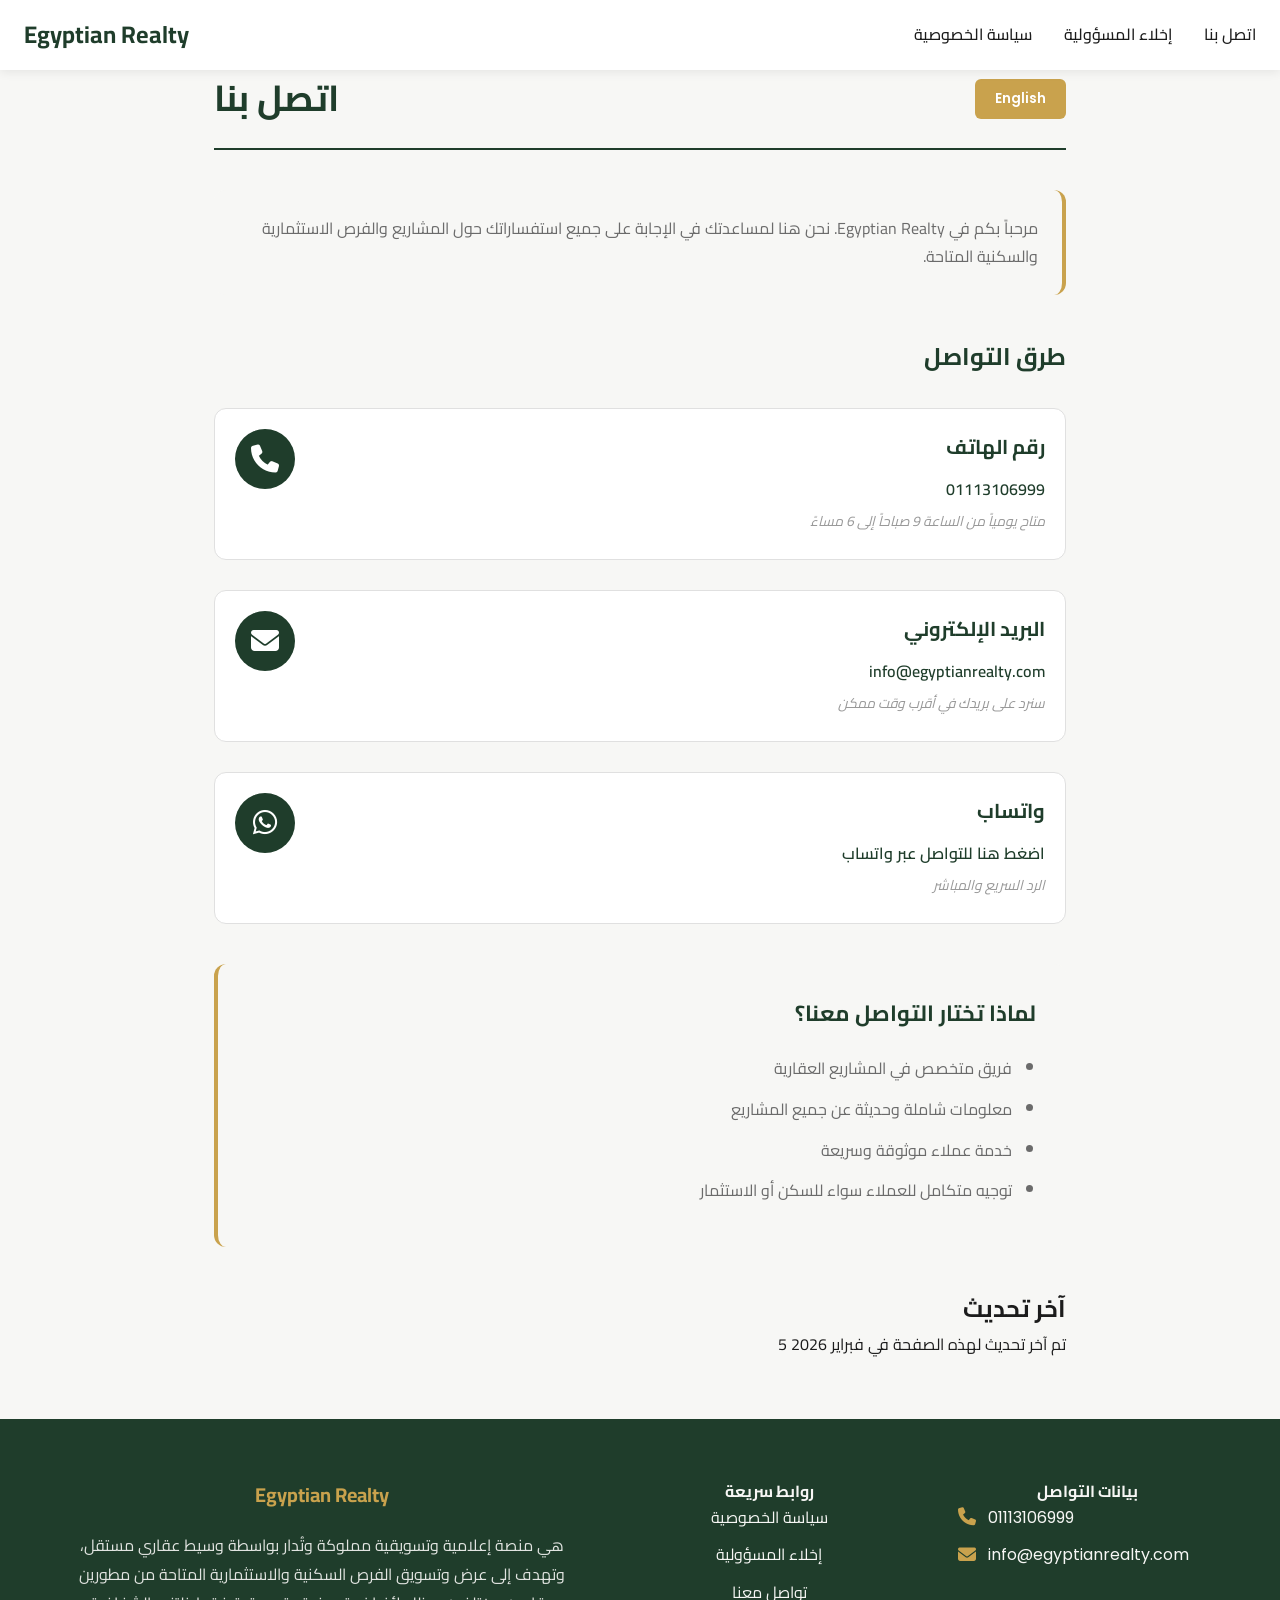
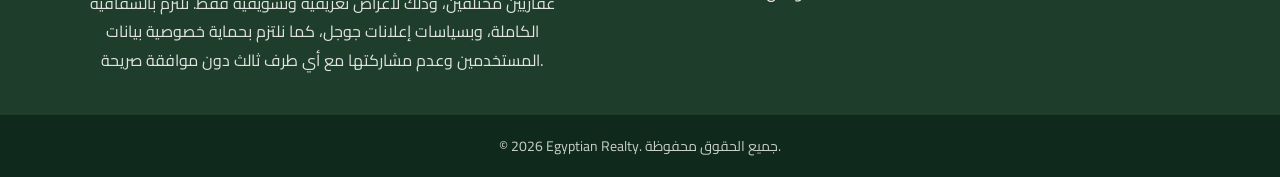
<file: contact.html>
<!DOCTYPE html>
<html lang="en">
<head>
    <meta charset="UTF-8">
    <meta name="viewport" content="width=device-width, initial-scale=1.0">
    <title>اتصل بنا - Egyptian Realty</title>
    <link rel="stylesheet" href="css/style.css">
    <link rel="preconnect" href="https://fonts.googleapis.com">
    <link rel="preconnect" href="https://fonts.gstatic.com" crossorigin>
    <link href="https://fonts.googleapis.com/css2?family=Cairo:wght@400;600;700&family=Poppins:wght@400;600;700&display=swap" rel="stylesheet">
    <link rel="stylesheet" href="https://cdnjs.cloudflare.com/ajax/libs/font-awesome/6.5.1/css/all.min.css" crossorigin="anonymous" referrerpolicy="no-referrer" />
    <!-- Google Tag Manager -->
    <script>(function(w,d,s,l,i){w[l]=w[l]||[];w[l].push({'gtm.start':
    new Date().getTime(),event:'gtm.js'});var f=d.getElementsByTagName(s)[0],
    j=d.createElement(s),dl=l!='dataLayer'?'&l='+l:'';j.async=true;j.src=
    'https://www.googletagmanager.com/gtm.js?id='+i+dl;f.parentNode.insertBefore(j,f);
    })(window,document,'script','dataLayer','GTM-MX5JVD54');</script>
    <!-- End Google Tag Manager -->
</head>
<body>
    <!-- Google Tag Manager (noscript) -->
    <noscript><iframe src="https://www.googletagmanager.com/ns.html?id=GTM-MX5JVD54"
    height="0" width="0" style="display:none;visibility:hidden"></iframe></noscript>
    <!-- End Google Tag Manager (noscript) -->
    <!-- Header/Navigation -->
    <header>
        <nav class="navbar">
            <a href="index.html" class="navbar-logo">Egyptian Realty</a>
            
            <ul class="navbar-menu">
                <li><a href="privacy.html">سياسة الخصوصية</a></li>
                <li><a href="disclaimer.html">إخلاء المسؤولية</a></li>
                <li><a href="contact.html">اتصل بنا</a></li>
            </ul>

            <div class="hamburger">
                <span></span>
                <span></span>
                <span></span>
            </div>
        </nav>
    </header>

    <div class="menu-overlay"></div>

    <!-- Main Content -->
    <main>
        <section class="contact-info-section">
            <div class="contact-header">
                <h1 id="contact-title">اتصل بنا</h1>
                <button class="lang-toggle" onclick="toggleLanguage()">English</button>
            </div>

            <!-- Arabic Content -->
            <div id="arabic-content" class="contact-content">
                <div class="contact-intro">
                    <p dir="auto">مرحباً بكم في <span dir="ltr">Egyptian Realty</span>. نحن هنا لمساعدتك في الإجابة على جميع استفساراتك حول المشاريع والفرص الاستثمارية والسكنية المتاحة.</p>
                </div>

                <div class="contact-methods">
                    <h2 dir="auto">طرق التواصل</h2>
                    
                    <div class="contact-item">
                        <div class="contact-icon">
                            <i class="fa-solid fa-phone"></i>
                        </div>
                        <div class="contact-details">
                            <h3 dir="auto">رقم الهاتف</h3>
                            <p dir="auto"><span dir="ltr"><a href="tel:+201113106999">01113106999</a></span></p>
                            <p class="contact-subtitle" dir="auto">متاح يومياً من الساعة 9 صباحاً إلى 6 مساءً</p>
                        </div>
                    </div>

                    <div class="contact-item">
                        <div class="contact-icon">
                            <i class="fa-solid fa-envelope"></i>
                        </div>
                        <div class="contact-details">
                            <h3 dir="auto">البريد الإلكتروني</h3>
                            <p dir="auto"><span dir="ltr"><a href="mailto:info@egyptianrealty.com">info@egyptianrealty.com</a></span></p>
                            <p class="contact-subtitle" dir="auto">سنرد على بريدك في أقرب وقت ممكن</p>
                        </div>
                    </div>

                    <div class="contact-item">
                        <div class="contact-icon">
                            <i class="fa-brands fa-whatsapp"></i>
                        </div>
                        <div class="contact-details">
                            <h3 dir="auto">واتساب</h3>
                            <p dir="auto"><span dir="ltr"><a href="https://wa.me/201113106999" target="_blank" rel="noopener">اضغط هنا للتواصل عبر واتساب</a></span></p>
                            <p class="contact-subtitle" dir="auto">الرد السريع والمباشر</p>
                        </div>
                    </div>
                </div>

                <div class="contact-message">
                    <h2 dir="auto">لماذا تختار التواصل معنا؟</h2>
                    <ul dir="auto">
                        <li>فريق متخصص في المشاريع العقارية</li>
                        <li>معلومات شاملة وحديثة عن جميع المشاريع</li>
                        <li>خدمة عملاء موثوقة وسريعة</li>
                        <li>توجيه متكامل للعملاء سواء للسكن أو الاستثمار</li>
                    </ul>
                </div>

                <h2 id="last-update-title" dir="auto">آخر تحديث</h2>
                <p id="last-update-date" dir="auto">تم آخر تحديث لهذه الصفحة في <span dir="ltr">5 فبراير 2026</span></p>
            </div>

            <!-- English Content -->
            <div id="english-content" class="contact-content" style="display:none;" dir="ltr">
                <div class="contact-intro">
                    <p dir="ltr">Welcome to <span dir="ltr">Egyptian Realty</span>. We are here to help you with all your inquiries about available real estate projects and investment opportunities.</p>
                </div>

                <div class="contact-methods">
                    <h2 dir="ltr">Contact Methods</h2>
                    
                    <div class="contact-item">
                        <div class="contact-icon">
                            <i class="fa-solid fa-phone"></i>
                        </div>
                        <div class="contact-details">
                            <h3 dir="ltr">Phone Number</h3>
                            <p dir="ltr"><span dir="ltr"><a href="tel:+201113106999">01113106999</a></span></p>
                            <p class="contact-subtitle" dir="ltr">Available daily from 9 AM to 6 PM</p>
                        </div>
                    </div>

                    <div class="contact-item">
                        <div class="contact-icon">
                            <i class="fa-solid fa-envelope"></i>
                        </div>
                        <div class="contact-details">
                            <h3 dir="ltr">Email</h3>
                            <p dir="ltr"><span dir="ltr"><a href="mailto:info@egyptianrealty.com">info@egyptianrealty.com</a></span></p>
                            <p class="contact-subtitle" dir="ltr">We will reply to your email as soon as possible</p>
                        </div>
                    </div>

                    <div class="contact-item">
                        <div class="contact-icon">
                            <i class="fa-brands fa-whatsapp"></i>
                        </div>
                        <div class="contact-details">
                            <h3 dir="ltr">WhatsApp</h3>
                            <p dir="ltr"><span dir="ltr"><a href="https://wa.me/201113106999" target="_blank" rel="noopener">Click here to contact us via WhatsApp</a></span></p>
                            <p class="contact-subtitle" dir="ltr">Fast and direct communication</p>
                        </div>
                    </div>
                </div>

                <div class="contact-message">
                    <h2 dir="ltr">Why Choose Us?</h2>
                    <ul dir="ltr">
                        <li>Specialized team in real estate projects</li>
                        <li>Comprehensive and up-to-date information about all projects</li>
                        <li>Reliable and fast customer service</li>
                        <li>Integrated guidance for clients whether for living or investment</li>
                    </ul>
                </div>

                <h2 dir="ltr">Last Update</h2>
                <p dir="ltr">This page was last updated on <span dir="ltr">February 5, 2026</span></p>
            </div>
        </section>
    </main>

    <!-- Footer -->
    <footer>
        <div class="footer-container">
            <div class="footer-about">
                <h3>Egyptian Realty</h3>
                <p>هي منصة إعلامية وتسويقية مملوكة وتُدار بواسطة وسيط عقاري مستقل، وتهدف إلى عرض وتسويق الفرص السكنية والاستثمارية المتاحة من مطورين عقاريين مختلفين، وذلك لأغراض تعريفية وتسويقية فقط. نلتزم بالشفافية الكاملة، وبسياسات إعلانات جوجل، كما نلتزم بحماية خصوصية بيانات المستخدمين وعدم مشاركتها مع أي طرف ثالث دون موافقة صريحة.</p>
            </div>

            <div class="footer-links">
                <h4>روابط سريعة</h4>
                <ul>
                    <li><a href="privacy.html">سياسة الخصوصية</a></li>
                    <li><a href="disclaimer.html">إخلاء المسؤولية</a></li>
                    <li><a href="contact.html">تواصل معنا</a></li>
                </ul>
            </div>

            <div class="footer-contact">
                <h4>بيانات التواصل</h4>
                <ul>
                    <li>
                        <i class="fa-solid fa-phone"></i>
                        <a href="tel:+201113106999">01113106999</a>
                    </li>
                    <li>
                        <i class="fa-solid fa-envelope"></i>
                        <a href="mailto:info@egyptianrealty.com">info@egyptianrealty.com</a>
                    </li>
                </ul>
            </div>
        </div>

        <div class="footer-bottom">
            <p>&copy; 2026 Egyptian Realty. جميع الحقوق محفوظة.</p>
        </div>
    </footer>

    <script src="js/script.js"></script>

    <script>
    // Update last update section when language toggles
    const originalToggleLanguage = window.toggleLanguage;
    window.toggleLanguage = function() {
        originalToggleLanguage();
        const arabicContent = document.getElementById('arabic-content');
        const englishContent = document.getElementById('english-content');
        const contactTitle = document.getElementById('contact-title');
        
        if (arabicContent.style.display !== 'none') {
            arabicContent.style.display = 'block';
            englishContent.style.display = 'none';
            contactTitle.textContent = 'اتصل بنا';
        } else {
            arabicContent.style.display = 'none';
            englishContent.style.display = 'block';
            contactTitle.textContent = 'Contact Us';
        }
    }
    </script>
</body>
</html>
</file>
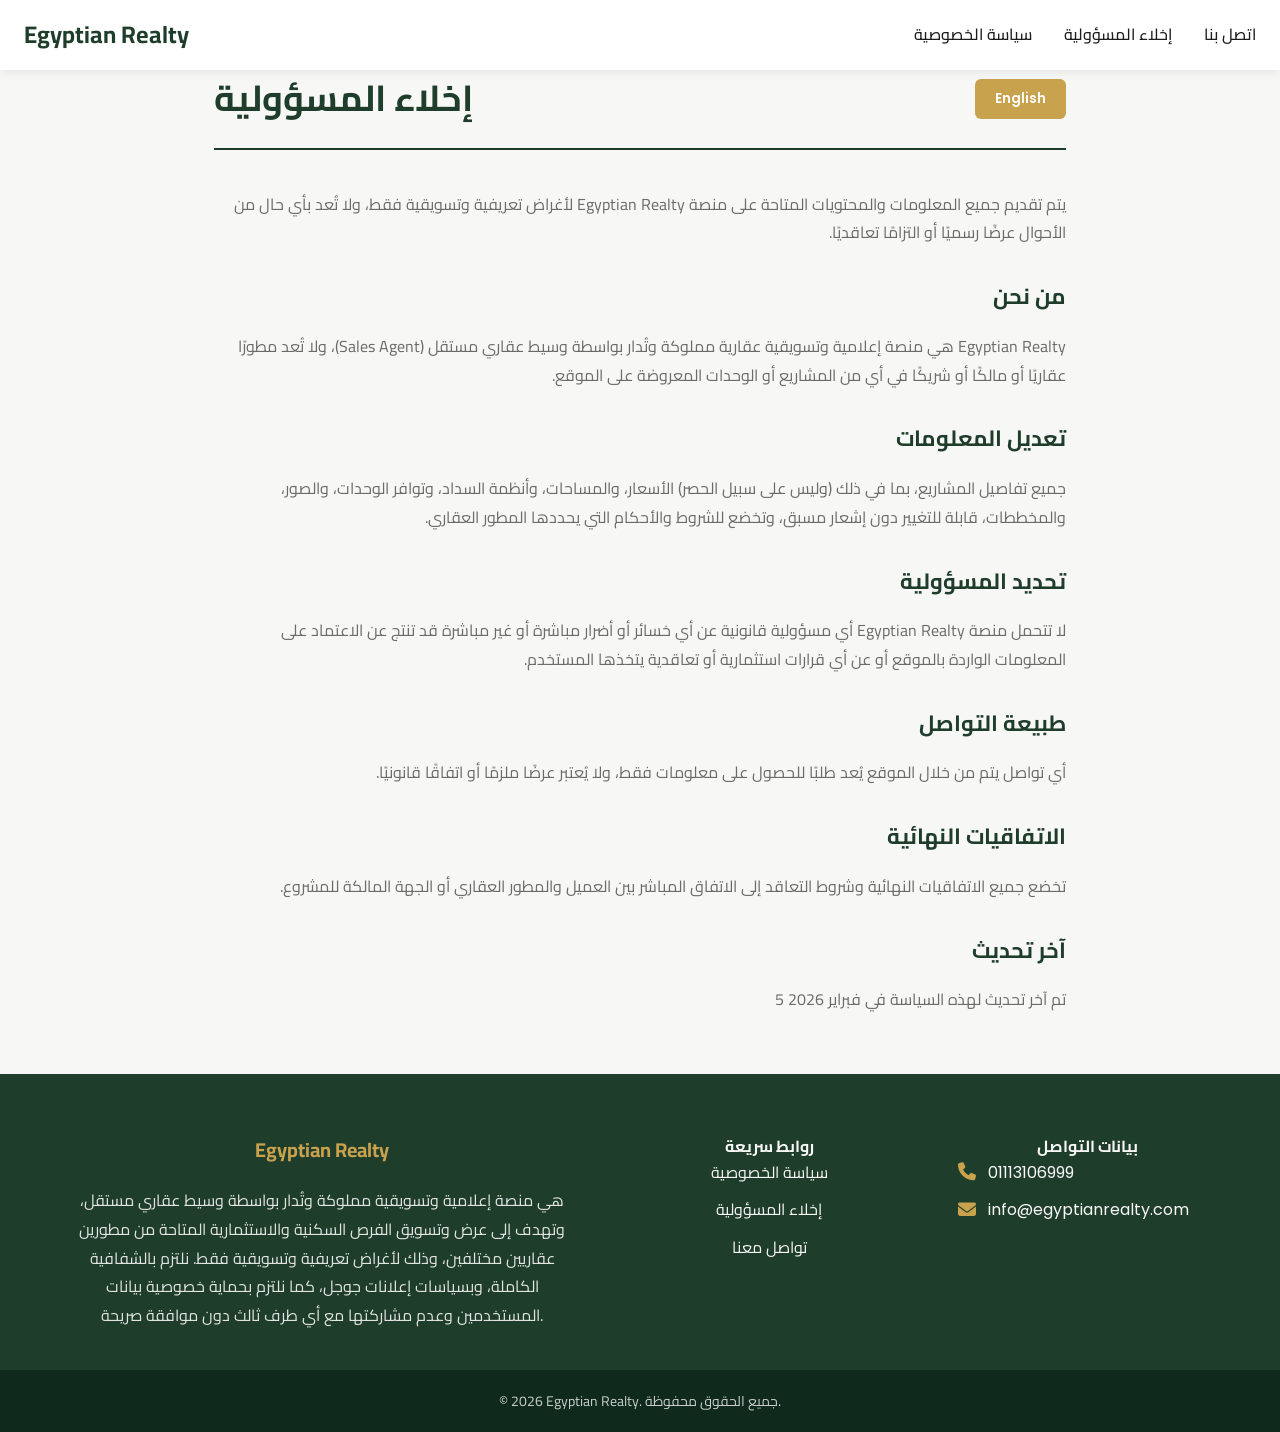
<file: disclaimer.html>
<!DOCTYPE html>
<html lang="en">
<head>
    <meta charset="UTF-8">
    <meta name="viewport" content="width=device-width, initial-scale=1.0">
    <title>إخلاء المسؤولية - Egyptian Realty</title>
    <link rel="stylesheet" href="css/style.css">
    <link rel="preconnect" href="https://fonts.googleapis.com">
    <link rel="preconnect" href="https://fonts.gstatic.com" crossorigin>
    <link href="https://fonts.googleapis.com/css2?family=Cairo:wght@400;600;700&family=Poppins:wght@400;600;700&display=swap" rel="stylesheet">
    <link rel="stylesheet" href="https://cdnjs.cloudflare.com/ajax/libs/font-awesome/6.5.1/css/all.min.css" crossorigin="anonymous" referrerpolicy="no-referrer" />
    <!-- Google Tag Manager -->
    <script>(function(w,d,s,l,i){w[l]=w[l]||[];w[l].push({'gtm.start':
    new Date().getTime(),event:'gtm.js'});var f=d.getElementsByTagName(s)[0],
    j=d.createElement(s),dl=l!='dataLayer'?'&l='+l:'';j.async=true;j.src=
    'https://www.googletagmanager.com/gtm.js?id='+i+dl;f.parentNode.insertBefore(j,f);
    })(window,document,'script','dataLayer','GTM-MX5JVD54');</script>
    <!-- End Google Tag Manager -->
</head>
<body>
    <!-- Google Tag Manager (noscript) -->
    <noscript><iframe src="https://www.googletagmanager.com/ns.html?id=GTM-MX5JVD54"
    height="0" width="0" style="display:none;visibility:hidden"></iframe></noscript>
    <!-- End Google Tag Manager (noscript) -->
    <!-- Header/Navigation -->
    <header>
        <nav class="navbar">
            <a href="index.html" class="navbar-logo">Egyptian Realty</a>
            
            <ul class="navbar-menu">
                <li><a href="privacy.html">سياسة الخصوصية</a></li>
                <li><a href="disclaimer.html">إخلاء المسؤولية</a></li>
                <li><a href="contact.html">اتصل بنا</a></li>
            </ul>

            <div class="hamburger">
                <span></span>
                <span></span>
                <span></span>
            </div>
        </nav>
    </header>

    <div class="menu-overlay"></div>

    <!-- Main Content -->
    <main>
        <section class="policy-section">
            <div class="policy-header">
                <h1 id="policy-title">إخلاء المسؤولية</h1>
                <button class="lang-toggle" onclick="toggleLanguage()">English</button>
            </div>

            <!-- Arabic Content -->
            <div id="arabic-content" class="policy-content">
                <p dir="auto">يتم تقديم جميع المعلومات والمحتويات المتاحة على منصة <span dir="ltr">Egyptian Realty</span> لأغراض تعريفية وتسويقية فقط، ولا تُعد بأي حال من الأحوال عرضًا رسميًا أو التزامًا تعاقديًا.</p>

                <h2 dir="auto">من نحن</h2>
                <p dir="auto"><span dir="ltr">Egyptian Realty</span> هي منصة إعلامية وتسويقية عقارية مملوكة وتُدار بواسطة وسيط عقاري مستقل (<span dir="ltr">Sales Agent</span>)، ولا تُعد مطورًا عقاريًا أو مالكًا أو شريكًا في أي من المشاريع أو الوحدات المعروضة على الموقع.</p>

                <h2 dir="auto">تعديل المعلومات</h2>
                <p dir="auto">جميع تفاصيل المشاريع، بما في ذلك (وليس على سبيل الحصر) الأسعار، والمساحات، وأنظمة السداد، وتوافر الوحدات، والصور، والمخططات، قابلة للتغيير دون إشعار مسبق، وتخضع للشروط والأحكام التي يحددها المطور العقاري.</p>

                <h2 dir="auto">تحديد المسؤولية</h2>
                <p dir="auto">لا تتحمل منصة <span dir="ltr">Egyptian Realty</span> أي مسؤولية قانونية عن أي خسائر أو أضرار مباشرة أو غير مباشرة قد تنتج عن الاعتماد على المعلومات الواردة بالموقع أو عن أي قرارات استثمارية أو تعاقدية يتخذها المستخدم.</p>

                <h2 dir="auto">طبيعة التواصل</h2>
                <p dir="auto">أي تواصل يتم من خلال الموقع يُعد طلبًا للحصول على معلومات فقط، ولا يُعتبر عرضًا ملزمًا أو اتفاقًا قانونيًا.</p>

                <h2 dir="auto">الاتفاقيات النهائية</h2>
                <p dir="auto">تخضع جميع الاتفاقيات النهائية وشروط التعاقد إلى الاتفاق المباشر بين العميل والمطور العقاري أو الجهة المالكة للمشروع.</p>

                <h2 id="last-update-title" dir="auto">آخر تحديث</h2>
                <p id="last-update-date" dir="auto">تم آخر تحديث لهذه السياسة في <span dir="ltr">5 فبراير 2026</span></p>
            </div>

            <!-- English Content -->
            <div id="english-content" class="policy-content" style="display:none;" dir="ltr">
                <p dir="ltr">All information and content available on the <span dir="ltr">Egyptian Realty</span> platform is provided for informational and marketing purposes only, and does not constitute any official offer or contractual obligation.</p>

                <h2 dir="ltr">Who We Are</h2>
                <p dir="ltr"><span dir="ltr">Egyptian Realty</span> is an online real estate marketing and media platform owned and operated by an independent real estate broker (Sales Agent), and is not a real estate developer, owner, or partner in any of the projects or units listed on the website.</p>

                <h2 dir="ltr">Information Subject to Change</h2>
                <p dir="ltr">All project details, including but not limited to prices, areas, payment plans, unit availability, images, and floor plans, are subject to change without prior notice and are subject to the terms and conditions set by the real estate developer.</p>

                <h2 dir="ltr">Limitation of Liability</h2>
                <p dir="ltr"><span dir="ltr">Egyptian Realty</span> assumes no legal responsibility for any direct or indirect losses or damages that may result from relying on the information contained on the website or from any investment or contractual decisions made by the user.</p>

                <h2 dir="ltr">Nature of Communication</h2>
                <p dir="ltr">Any communication through the website is considered a request for information only and does not constitute a binding offer or legal agreement.</p>

                <h2 dir="ltr">Final Agreements</h2>
                <p dir="ltr">All final agreements and terms of contract are subject to direct agreement between the client and the real estate developer or the party owning the project.</p>

                <h2 dir="ltr">Last Update</h2>
                <p dir="ltr">This policy was last updated on <span dir="ltr">February 5, 2026</span></p>
            </div>

            <div id="english-last-update" style="display:none; margin-top: 40px; padding-top: 20px; border-top: 1px solid #E0E0E0;"></div>
        </section>
    </main>

    <script>
    // Update last update section when language toggles
    const originalToggleLanguage = window.toggleLanguage;
    window.toggleLanguage = function() {
        originalToggleLanguage();
        const arabicContent = document.getElementById('arabic-content');
        const englishContent = document.getElementById('english-content');
        
        if (arabicContent.style.display !== 'none') {
            arabicContent.style.display = 'block';
            englishContent.style.display = 'none';
        } else {
            arabicContent.style.display = 'none';
            englishContent.style.display = 'block';
        }
    }
    </script>

    <!-- Footer -->
    <footer>
        <div class="footer-container">
            <div class="footer-about">
                <h3>Egyptian Realty</h3>
                <p>هي منصة إعلامية وتسويقية مملوكة وتُدار بواسطة وسيط عقاري مستقل، وتهدف إلى عرض وتسويق الفرص السكنية والاستثمارية المتاحة من مطورين عقاريين مختلفين، وذلك لأغراض تعريفية وتسويقية فقط. نلتزم بالشفافية الكاملة، وبسياسات إعلانات جوجل، كما نلتزم بحماية خصوصية بيانات المستخدمين وعدم مشاركتها مع أي طرف ثالث دون موافقة صريحة.</p>
            </div>

            <div class="footer-links">
                <h4>روابط سريعة</h4>
                <ul>
                    <li><a href="privacy.html">سياسة الخصوصية</a></li>
                    <li><a href="disclaimer.html">إخلاء المسؤولية</a></li>
                    <li><a href="contact.html">تواصل معنا</a></li>
                </ul>
            </div>

            <div class="footer-contact">
                <h4>بيانات التواصل</h4>
                <ul>
                    <li>
                        <i class="fa-solid fa-phone"></i>
                        <a href="tel:+201113106999">01113106999</a>
                    </li>
                    <li>
                        <i class="fa-solid fa-envelope"></i>
                        <a href="mailto:info@egyptianrealty.com">info@egyptianrealty.com</a>
                    </li>
                </ul>
            </div>
        </div>

        <div class="footer-bottom">
            <p>&copy; 2026 Egyptian Realty. جميع الحقوق محفوظة.</p>
        </div>
    </footer>

    <script src="js/script.js"></script>
</body>
</html>
</file>
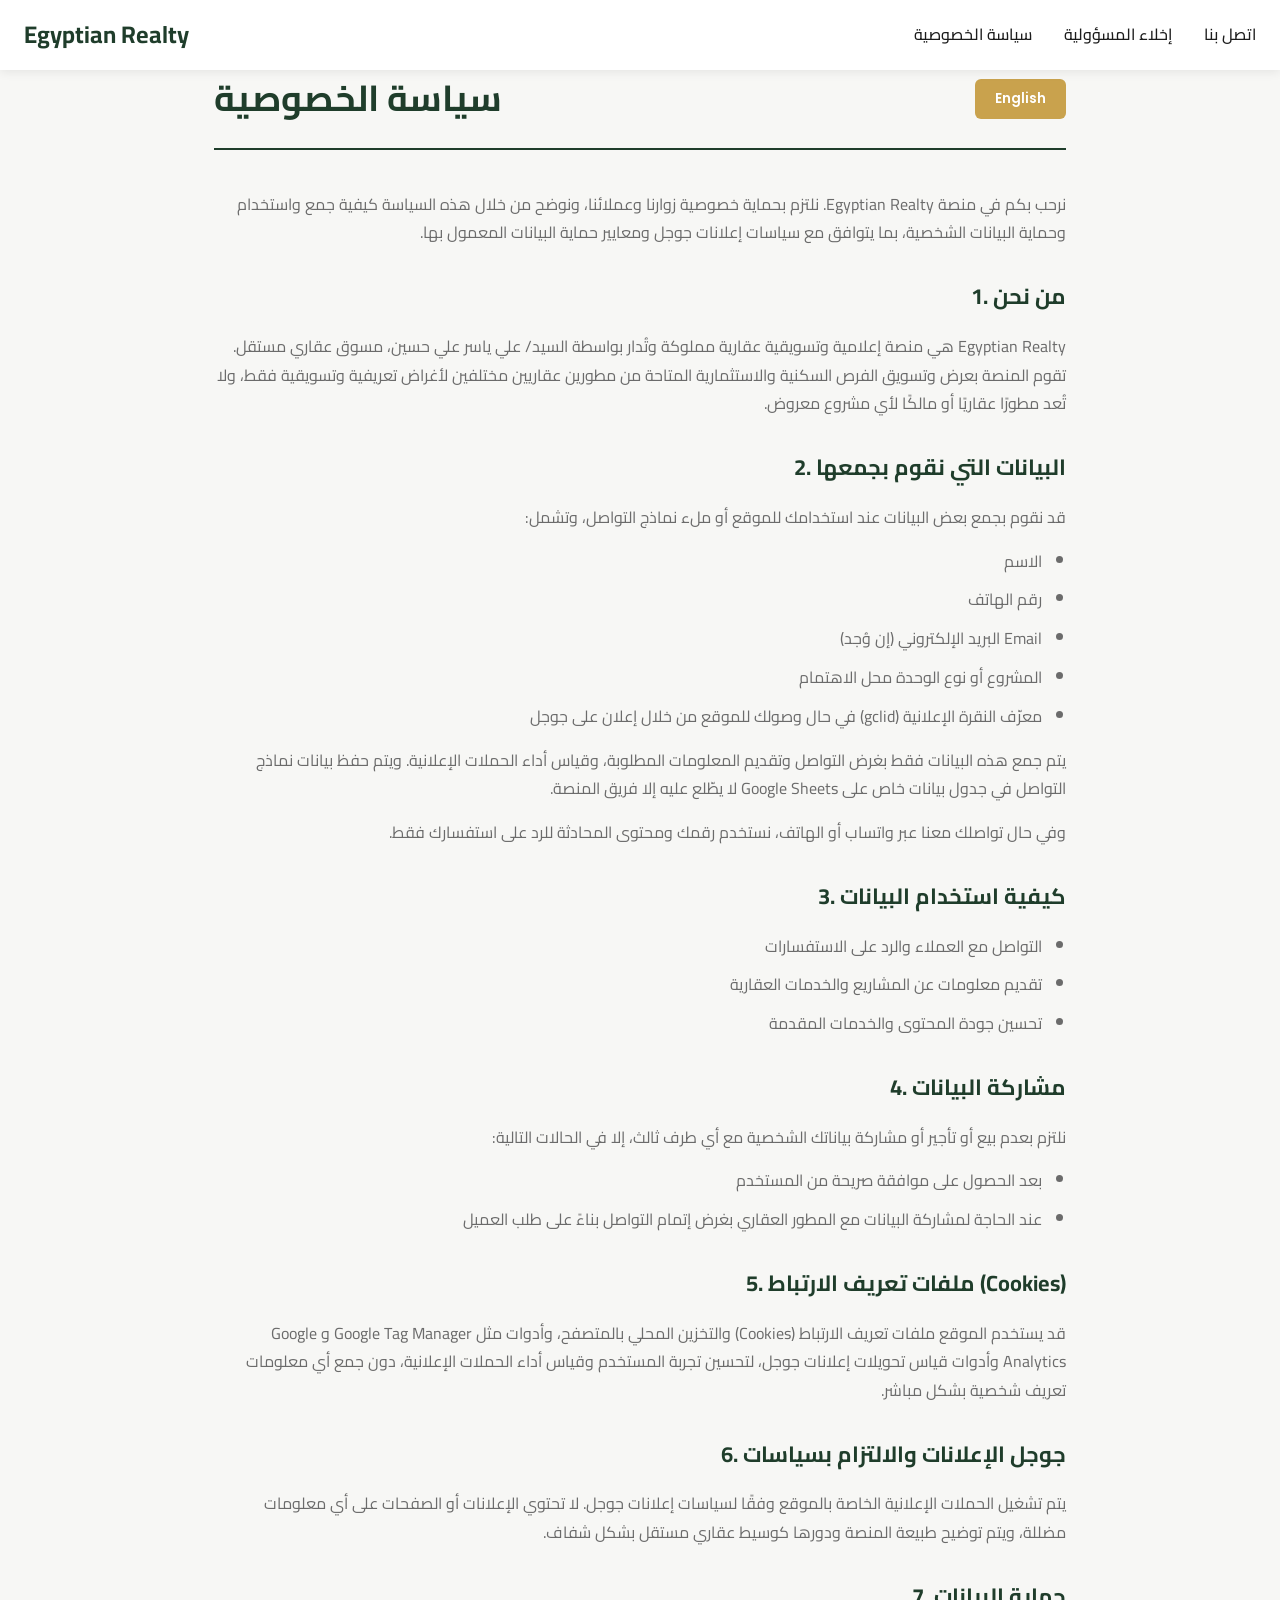
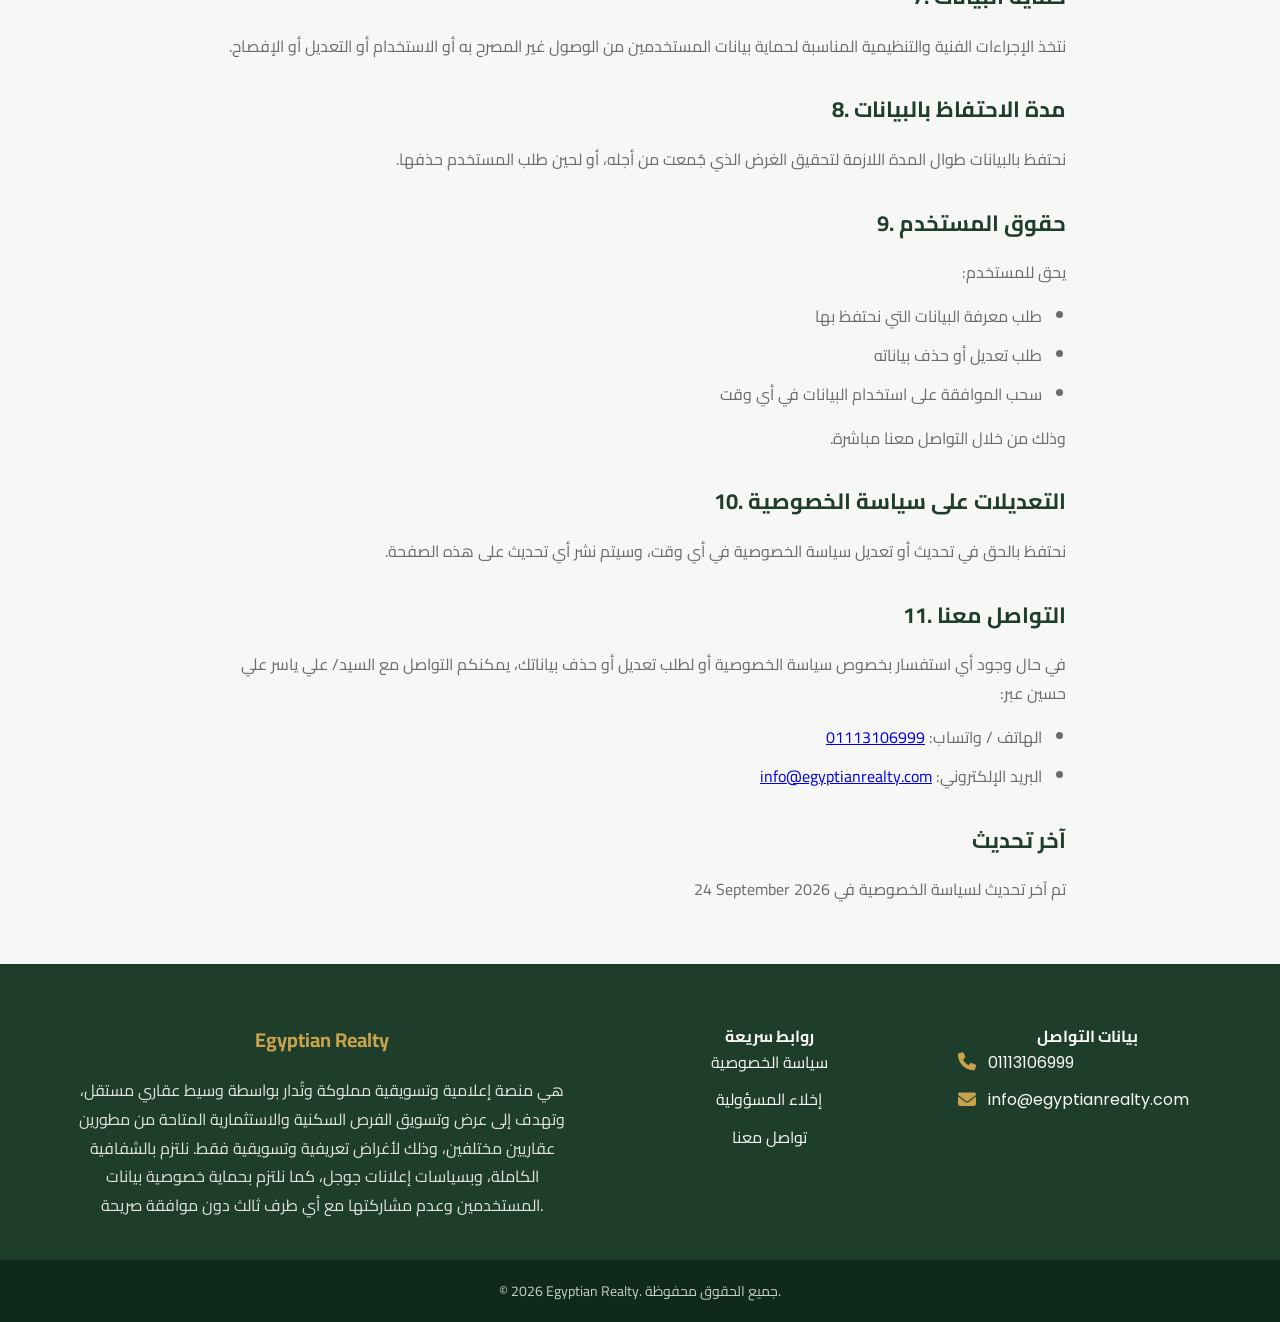
<file: privacy.html>
<!DOCTYPE html>
<html lang="ar">
<head>
    <meta charset="UTF-8">
    <meta name="viewport" content="width=device-width, initial-scale=1.0">
    <title>سياسة الخصوصية - Egyptian Realty</title>
    <link rel="stylesheet" href="css/style.css">
    <link rel="preconnect" href="https://fonts.googleapis.com">
    <link rel="preconnect" href="https://fonts.gstatic.com" crossorigin>
    <link href="https://fonts.googleapis.com/css2?family=Cairo:wght@400;600;700&family=Poppins:wght@400;600;700&display=swap" rel="stylesheet">
    <link rel="stylesheet" href="https://cdnjs.cloudflare.com/ajax/libs/font-awesome/6.5.1/css/all.min.css" crossorigin="anonymous" referrerpolicy="no-referrer" />
    <!-- Google Tag Manager -->
    <script>(function(w,d,s,l,i){w[l]=w[l]||[];w[l].push({'gtm.start':
    new Date().getTime(),event:'gtm.js'});var f=d.getElementsByTagName(s)[0],
    j=d.createElement(s),dl=l!='dataLayer'?'&l='+l:'';j.async=true;j.src=
    'https://www.googletagmanager.com/gtm.js?id='+i+dl;f.parentNode.insertBefore(j,f);
    })(window,document,'script','dataLayer','GTM-MX5JVD54');</script>
    <!-- End Google Tag Manager -->
</head>
<body>
    <!-- Google Tag Manager (noscript) -->
    <noscript><iframe src="https://www.googletagmanager.com/ns.html?id=GTM-MX5JVD54"
    height="0" width="0" style="display:none;visibility:hidden"></iframe></noscript>
    <!-- End Google Tag Manager (noscript) -->
    <!-- Header/Navigation -->
    <header>
        <nav class="navbar">
            <a href="index.html" class="navbar-logo">Egyptian Realty</a>
            
            <ul class="navbar-menu">
                <li><a href="privacy.html">سياسة الخصوصية</a></li>
                <li><a href="disclaimer.html">إخلاء المسؤولية</a></li>
                <li><a href="contact.html">اتصل بنا</a></li>
            </ul>

            <div class="hamburger">
                <span></span>
                <span></span>
                <span></span>
            </div>
        </nav>
    </header>

    <div class="menu-overlay"></div>

    <!-- Main Content -->
    <main>
        <section class="policy-section">
            <div class="policy-header">
                <h1 id="policy-title">سياسة الخصوصية</h1>
                <button class="lang-toggle" onclick="toggleLanguage()">English</button>
            </div>

            <!-- Arabic Content -->
            <div id="arabic-content" class="policy-content">
                <p dir="auto">نرحب بكم في منصة <span dir="ltr">Egyptian Realty</span>. نلتزم بحماية خصوصية زوارنا وعملائنا، ونوضح من خلال هذه السياسة كيفية جمع واستخدام وحماية البيانات الشخصية، بما يتوافق مع سياسات إعلانات <span dir="ltr">جوجل</span> ومعايير حماية البيانات المعمول بها.</p>

                <h2>1. من نحن</h2>
                <p dir="auto"><span dir="ltr">Egyptian Realty</span> هي منصة إعلامية وتسويقية عقارية مملوكة وتُدار بواسطة السيد/ علي ياسر علي حسين، مسوق عقاري مستقل. تقوم المنصة بعرض وتسويق الفرص السكنية والاستثمارية المتاحة من مطورين عقاريين مختلفين لأغراض تعريفية وتسويقية فقط، ولا تُعد مطورًا عقاريًا أو مالكًا لأي مشروع معروض.</p>

                <h2>2. البيانات التي نقوم بجمعها</h2>
                <p dir="auto">قد نقوم بجمع بعض البيانات عند استخدامك للموقع أو ملء نماذج التواصل، وتشمل:</p>
                <ul dir="auto">
                    <li>الاسم</li>
                    <li>رقم الهاتف</li>
                    <li><span dir="ltr">Email</span> البريد الإلكتروني (إن وُجد)</li>
                    <li>المشروع أو نوع الوحدة محل الاهتمام</li>
                    <li>معرّف النقرة الإعلانية (<span dir="ltr">gclid</span>) في حال وصولك للموقع من خلال إعلان على جوجل</li>
                </ul>
                <p dir="auto">يتم جمع هذه البيانات فقط بغرض التواصل وتقديم المعلومات المطلوبة، وقياس أداء الحملات الإعلانية. ويتم حفظ بيانات نماذج التواصل في جدول بيانات خاص على <span dir="ltr">Google Sheets</span> لا يطّلع عليه إلا فريق المنصة.</p>
                <p dir="auto">وفي حال تواصلك معنا عبر واتساب أو الهاتف، نستخدم رقمك ومحتوى المحادثة للرد على استفسارك فقط.</p>

                <h2>3. كيفية استخدام البيانات</h2>
                <ul dir="auto">
                    <li>التواصل مع العملاء والرد على الاستفسارات</li>
                    <li>تقديم معلومات عن المشاريع والخدمات العقارية</li>
                    <li>تحسين جودة المحتوى والخدمات المقدمة</li>
                </ul>

                <h2>4. مشاركة البيانات</h2>
                <p dir="auto">نلتزم بعدم بيع أو تأجير أو مشاركة بياناتك الشخصية مع أي طرف ثالث، إلا في الحالات التالية:</p>
                <ul dir="auto">
                    <li>بعد الحصول على موافقة صريحة من المستخدم</li>
                    <li>عند الحاجة لمشاركة البيانات مع المطور العقاري بغرض إتمام التواصل بناءً على طلب العميل</li>
                </ul>

                <h2>5. ملفات تعريف الارتباط (<span dir="ltr">Cookies</span>)</h2>
                <p dir="auto">قد يستخدم الموقع ملفات تعريف الارتباط (<span dir="ltr">Cookies</span>) والتخزين المحلي بالمتصفح، وأدوات مثل <span dir="ltr">Google Tag Manager</span> و <span dir="ltr">Google Analytics</span> وأدوات قياس تحويلات إعلانات جوجل، لتحسين تجربة المستخدم وقياس أداء الحملات الإعلانية، دون جمع أي معلومات تعريف شخصية بشكل مباشر.</p>

                <h2>6. الإعلانات والالتزام بسياسات <span dir="ltr">جوجل</span></h2>
                <p dir="auto">يتم تشغيل الحملات الإعلانية الخاصة بالموقع وفقًا لسياسات إعلانات <span dir="ltr">جوجل</span>. لا تحتوي الإعلانات أو الصفحات على أي معلومات مضللة، ويتم توضيح طبيعة المنصة ودورها كوسيط عقاري مستقل بشكل شفاف.</p>

                <h2>7. حماية البيانات</h2>
                <p dir="auto">نتخذ الإجراءات الفنية والتنظيمية المناسبة لحماية بيانات المستخدمين من الوصول غير المصرح به أو الاستخدام أو التعديل أو الإفصاح.</p>

                <h2>8. مدة الاحتفاظ بالبيانات</h2>
                <p dir="auto">نحتفظ بالبيانات طوال المدة اللازمة لتحقيق الغرض الذي جُمعت من أجله، أو لحين طلب المستخدم حذفها.</p>

                <h2>9. حقوق المستخدم</h2>
                <p dir="auto">يحق للمستخدم:</p>
                <ul dir="auto">
                    <li>طلب معرفة البيانات التي نحتفظ بها</li>
                    <li>طلب تعديل أو حذف بياناته</li>
                    <li>سحب الموافقة على استخدام البيانات في أي وقت</li>
                </ul>
                <p dir="auto">وذلك من خلال التواصل معنا مباشرة.</p>

                <h2>10. التعديلات على سياسة الخصوصية</h2>
                <p dir="auto">نحتفظ بالحق في تحديث أو تعديل سياسة الخصوصية في أي وقت، وسيتم نشر أي تحديث على هذه الصفحة.</p>

                <h2>11. التواصل معنا</h2>
                <p dir="auto">في حال وجود أي استفسار بخصوص سياسة الخصوصية أو لطلب تعديل أو حذف بياناتك، يمكنكم التواصل مع السيد/ علي ياسر علي حسين عبر:</p>
                <ul dir="auto">
                    <li>الهاتف / واتساب: <a href="tel:+201113106999" dir="ltr">01113106999</a></li>
                    <li>البريد الإلكتروني: <a href="mailto:info@egyptianrealty.com" dir="ltr">info@egyptianrealty.com</a></li>
                </ul>
                <h2>آخر تحديث</h2>
                <p dir="auto">تم آخر تحديث لسياسة الخصوصية في <span dir="ltr">24 September 2026</span></p>
            </div>


            <!-- English Content -->
            <div id="english-content" class="policy-content" style="display:none;" dir="ltr">
                <p dir="ltr">We welcome you to the <span dir="ltr">Egyptian Realty</span> platform. We are committed to protecting the privacy of our visitors and clients, and through this policy, we clarify how we collect, use, and protect personal data in compliance with <span dir="ltr">Google Ads</span> policies and applicable data protection standards.</p>

                <h2 dir="ltr">1. Who We Are</h2>
                <p dir="ltr"><span dir="ltr">Egyptian Realty</span> is an online real estate marketing and media platform owned and operated by Mr. Ali Yasser Ali Hussein, an independent real estate marketer. The platform displays and markets available residential and investment opportunities from various real estate developers for informational and marketing purposes only, and is not a real estate developer or owner of any listed projects.</p>

                <h2 dir="ltr">2. Data We Collect</h2>
                <p dir="ltr">We may collect certain data when you use the website or fill out contact forms, including:</p>
                <ul dir="ltr">
                    <li dir="ltr">Name</li>
                    <li dir="ltr">Phone Number</li>
                    <li dir="ltr"><span dir="ltr">Email</span> Address (if provided)</li>
                    <li dir="ltr">Project or Unit Type of Interest</li>
                    <li dir="ltr">Google Ads click identifier (gclid), if you arrived through a Google ad</li>
                </ul>
                <p dir="ltr">This data is collected solely for the purpose of communication, providing requested information, and measuring advertising performance. Contact form submissions are stored in a private Google Sheets spreadsheet accessible only to the platform team.</p>
                <p dir="ltr">If you contact us via WhatsApp or phone, we use your number and the conversation only to respond to your inquiry.</p>

                <h2 dir="ltr">3. How We Use Your Data</h2>
                <ul dir="ltr">
                    <li dir="ltr">Contacting clients and responding to inquiries</li>
                    <li dir="ltr">Providing information about real estate projects and services</li>
                    <li dir="ltr">Improving the quality of content and services provided</li>
                </ul>

                <h2 dir="ltr">4. Data Sharing</h2>
                <p dir="ltr">We are committed to not selling, renting, or sharing your personal data with any third party, except in the following cases:</p>
                <ul dir="ltr">
                    <li dir="ltr">After obtaining explicit consent from the user</li>
                    <li dir="ltr">When necessary to share data with the real estate developer to complete communication based on the client's request</li>
                </ul>

                <h2 dir="ltr">5. Cookies and Tracking</h2>
                <p dir="ltr">The website may use cookies, browser local storage, and tools such as Google Tag Manager, <span dir="ltr">Google Analytics</span>, and Google Ads conversion tracking to improve user experience and measure advertising campaign performance, without directly collecting any personally identifiable information.</p>

                <h2 dir="ltr">6. Advertisements and Google Policy Compliance</h2>
                <p dir="ltr">The website's advertising campaigns are run in accordance with <span dir="ltr">Google Ads</span> policies. Advertisements or pages do not contain any misleading information, and the nature of the platform and its role as an independent real estate broker is clearly disclosed.</p>

                <h2 dir="ltr">7. Data Protection</h2>
                <p dir="ltr">We take appropriate technical and organizational measures to protect user data from unauthorized access, use, modification, or disclosure.</p>

                <h2 dir="ltr">8. Data Retention</h2>
                <p dir="ltr">We keep data only for as long as needed to fulfil the purpose it was collected for, or until the user asks for it to be deleted.</p>

                <h2 dir="ltr">9. User Rights</h2>
                <p dir="ltr">Users have the right to:</p>
                <ul dir="ltr">
                    <li dir="ltr">Request information about the data we maintain</li>
                    <li dir="ltr">Request modification or deletion of their data</li>
                    <li dir="ltr">Withdraw consent for data use at any time</li>
                </ul>
                <p dir="ltr">This can be done by contacting us directly.</p>

                <h2 dir="ltr">10. Changes to Privacy Policy</h2>
                <p dir="ltr">We reserve the right to update or modify this privacy policy at any time, and any updates will be posted on this page.</p>

                <h2 dir="ltr">11. Contact Us</h2>
                <p dir="ltr">For any questions about this privacy policy, or to request that your data be corrected or deleted, contact Mr. Ali Yasser Ali Hussein:</p>
                <ul dir="ltr">
                    <li dir="ltr">Phone / WhatsApp: <a href="tel:+201113106999">01113106999</a></li>
                    <li dir="ltr">Email: <a href="mailto:info@egyptianrealty.com">info@egyptianrealty.com</a></li>
                </ul>
                <h2 dir="ltr">Last Update</h2>
                <p dir="ltr">This privacy policy was last updated on September 24, 2026.</p>
            </div>
        </section>
    </main>

    <!-- Footer -->
    <footer>
        <div class="footer-container">
            <div class="footer-about">
                <h3>Egyptian Realty</h3>
                <p>هي منصة إعلامية وتسويقية مملوكة وتُدار بواسطة وسيط عقاري مستقل، وتهدف إلى عرض وتسويق الفرص السكنية والاستثمارية المتاحة من مطورين عقاريين مختلفين، وذلك لأغراض تعريفية وتسويقية فقط. نلتزم بالشفافية الكاملة، وبسياسات إعلانات جوجل، كما نلتزم بحماية خصوصية بيانات المستخدمين وعدم مشاركتها مع أي طرف ثالث دون موافقة صريحة.</p>
            </div>

            <div class="footer-links">
                <h4>روابط سريعة</h4>
                <ul>
                    <li><a href="privacy.html">سياسة الخصوصية</a></li>
                    <li><a href="disclaimer.html">إخلاء المسؤولية</a></li>
                    <li><a href="contact.html">تواصل معنا</a></li>
                </ul>
            </div>

            <div class="footer-contact">
                <h4>بيانات التواصل</h4>
                <ul>
                    <li>
                        <i class="fa-solid fa-phone"></i>
                        <a href="tel:+201113106999">01113106999</a>
                    </li>
                    <li>
                        <i class="fa-solid fa-envelope"></i>
                        <a href="mailto:info@egyptianrealty.com">info@egyptianrealty.com</a>
                    </li>
                </ul>
            </div>
        </div>

        <div class="footer-bottom">
            <p>&copy; 2026 Egyptian Realty. جميع الحقوق محفوظة.</p>
        </div>
    </footer>

    <script src="js/script.js"></script>
</body>
</html>
</file>
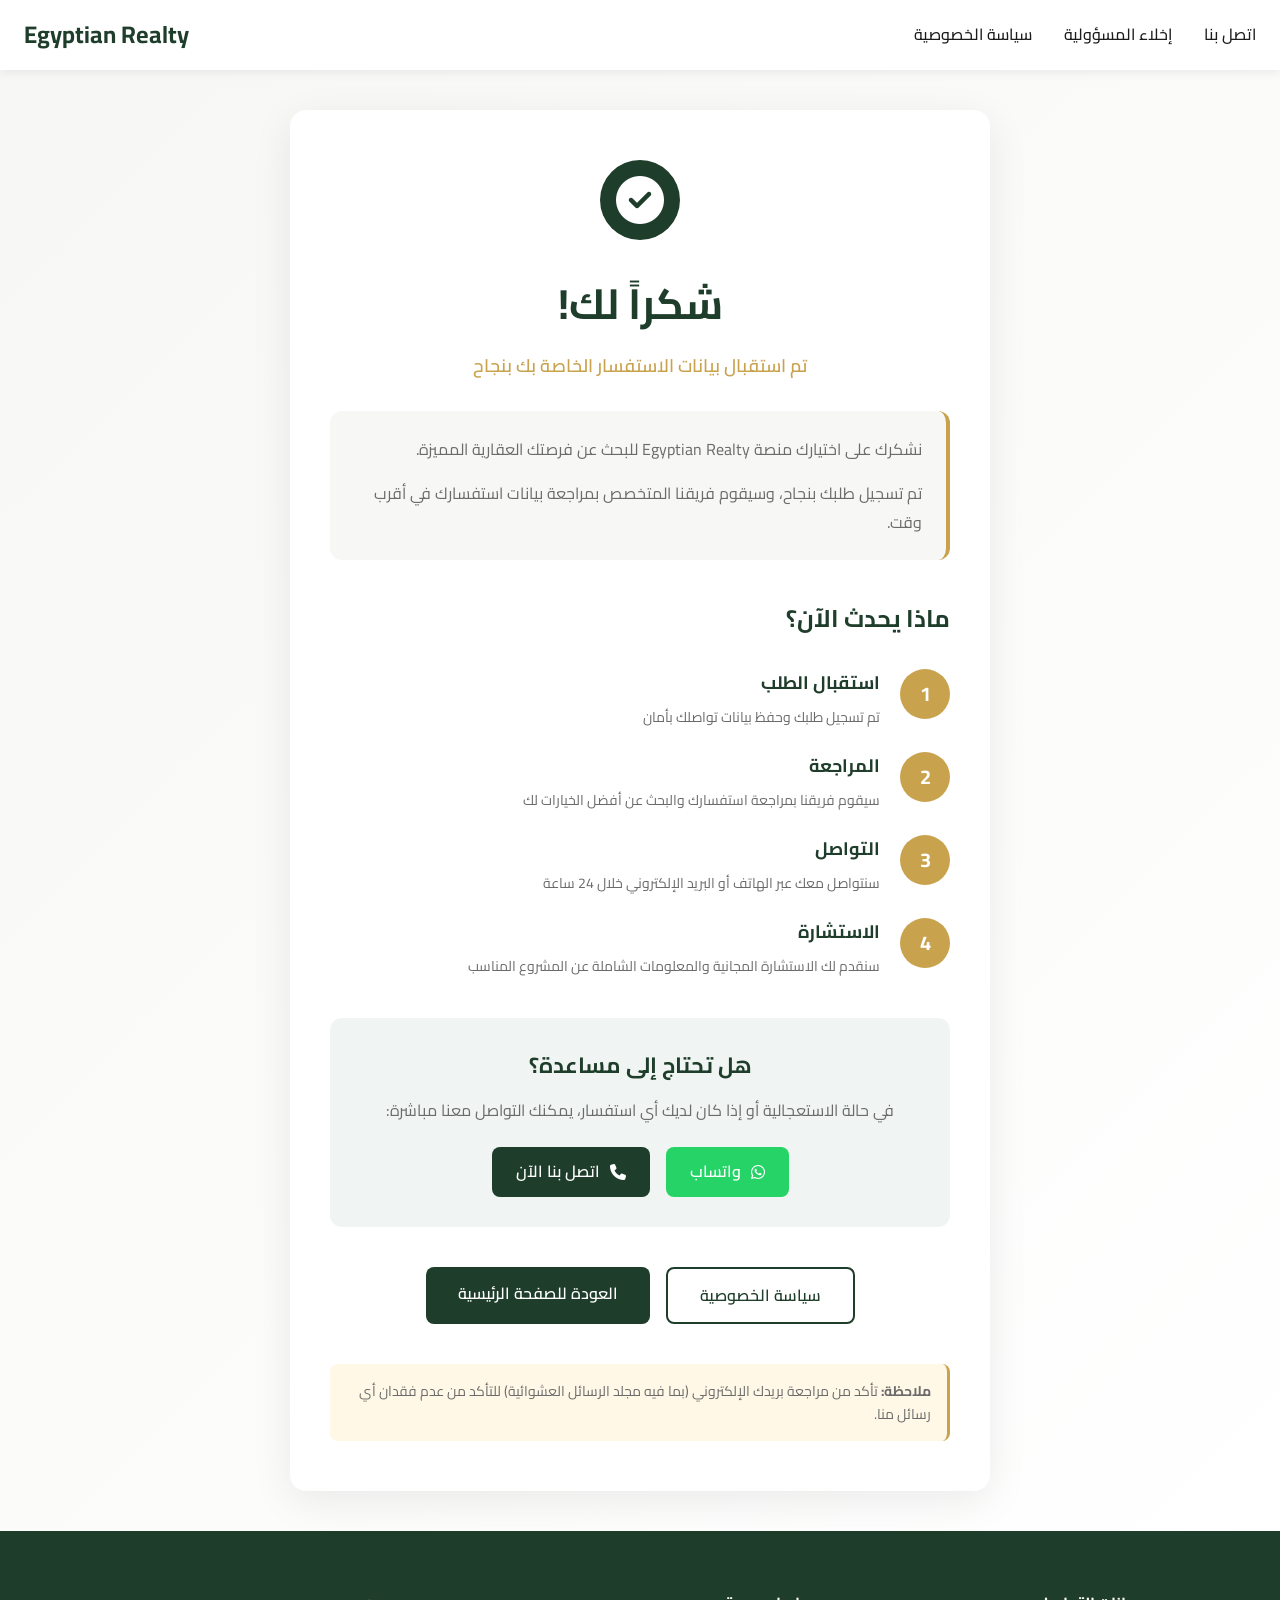
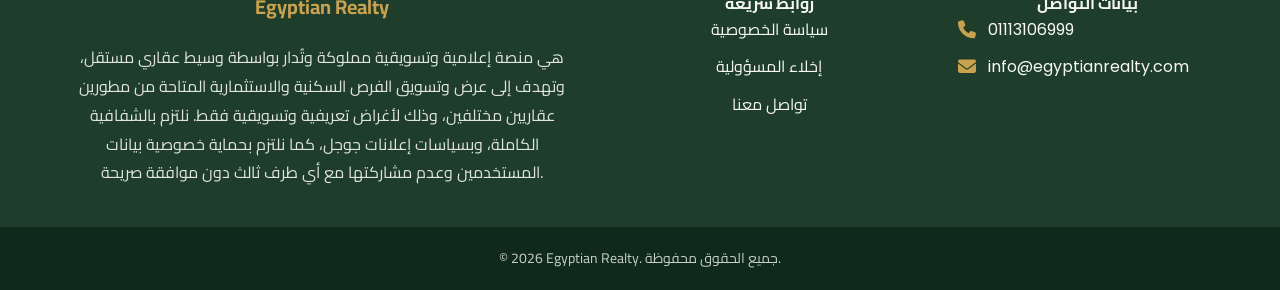
<file: thank-you.html>
<!DOCTYPE html>
<html lang="en">
<head>
    <meta charset="UTF-8">
    <meta name="viewport" content="width=device-width, initial-scale=1.0">
    <title>شكراً لك - Egyptian Realty</title>
    <link rel="stylesheet" href="css/style.css">
    <link rel="preconnect" href="https://fonts.googleapis.com">
    <link rel="preconnect" href="https://fonts.gstatic.com" crossorigin>
    <link href="https://fonts.googleapis.com/css2?family=Cairo:wght@400;600;700&family=Poppins:wght@400;600;700&display=swap" rel="stylesheet">
    <link rel="stylesheet" href="https://cdnjs.cloudflare.com/ajax/libs/font-awesome/6.5.1/css/all.min.css" crossorigin="anonymous" referrerpolicy="no-referrer" />
    <!-- Google Tag Manager -->
    <script>(function(w,d,s,l,i){w[l]=w[l]||[];w[l].push({'gtm.start':
    new Date().getTime(),event:'gtm.js'});var f=d.getElementsByTagName(s)[0],
    j=d.createElement(s),dl=l!='dataLayer'?'&l='+l:'';j.async=true;j.src=
    'https://www.googletagmanager.com/gtm.js?id='+i+dl;f.parentNode.insertBefore(j,f);
    })(window,document,'script','dataLayer','GTM-MX5JVD54');</script>
    <!-- End Google Tag Manager -->
</head>
<body>
    <!-- Google Tag Manager (noscript) -->
    <noscript><iframe src="https://www.googletagmanager.com/ns.html?id=GTM-MX5JVD54"
    height="0" width="0" style="display:none;visibility:hidden"></iframe></noscript>
    <!-- End Google Tag Manager (noscript) -->
    <!-- Header/Navigation -->
    <header>
        <nav class="navbar">
            <a href="index.html" class="navbar-logo">Egyptian Realty</a>
            
            <ul class="navbar-menu">
                <li><a href="privacy.html">سياسة الخصوصية</a></li>
                <li><a href="disclaimer.html">إخلاء المسؤولية</a></li>
                <li><a href="contact.html">اتصل بنا</a></li>
            </ul>

            <div class="hamburger">
                <span></span>
                <span></span>
                <span></span>
            </div>
        </nav>
    </header>

    <div class="menu-overlay"></div>

    <!-- Main Content -->
    <main>
        <section class="thank-you-section">
            <div class="thank-you-container">
                <div class="thank-you-icon">
                    <i class="fa-solid fa-circle-check"></i>
                </div>

                <h1 dir="auto">شكراً لك!</h1>
                
                <p class="thank-you-subtitle" dir="auto">تم استقبال بيانات الاستفسار الخاصة بك بنجاح</p>

                <div class="thank-you-message" dir="auto">
                    <p>نشكرك على اختيارك منصة <span dir="ltr">Egyptian Realty</span> للبحث عن فرصتك العقارية المميزة.</p>
                    <p>تم تسجيل طلبك بنجاح، وسيقوم فريقنا المتخصص بمراجعة بيانات استفسارك في أقرب وقت.</p>
                </div>

                <div class="next-steps">
                    <h2 dir="auto">ماذا يحدث الآن؟</h2>
                    
                    <div class="step">
                        <div class="step-number">1</div>
                        <div class="step-content">
                            <h3 dir="auto">استقبال الطلب</h3>
                            <p dir="auto">تم تسجيل طلبك وحفظ بيانات تواصلك بأمان</p>
                        </div>
                    </div>

                    <div class="step">
                        <div class="step-number">2</div>
                        <div class="step-content">
                            <h3 dir="auto">المراجعة</h3>
                            <p dir="auto">سيقوم فريقنا بمراجعة استفسارك والبحث عن أفضل الخيارات لك</p>
                        </div>
                    </div>

                    <div class="step">
                        <div class="step-number">3</div>
                        <div class="step-content">
                            <h3 dir="auto">التواصل</h3>
                            <p dir="auto">سنتواصل معك عبر الهاتف أو البريد الإلكتروني خلال 24 ساعة</p>
                        </div>
                    </div>

                    <div class="step">
                        <div class="step-number">4</div>
                        <div class="step-content">
                            <h3 dir="auto">الاستشارة</h3>
                            <p dir="auto">سنقدم لك الاستشارة المجانية والمعلومات الشاملة عن المشروع المناسب</p>
                        </div>
                    </div>
                </div>

                <div class="thank-you-contact">
                    <h2 dir="auto">هل تحتاج إلى مساعدة؟</h2>
                    <p dir="auto">في حالة الاستعجالية أو إذا كان لديك أي استفسار، يمكنك التواصل معنا مباشرة:</p>
                    
                    <div class="quick-contact">
                        <a href="tel:+201113106999" class="contact-btn phone" dir="auto">
                            <i class="fa-solid fa-phone"></i>
                            اتصل بنا الآن
                        </a>
                        <a href="https://wa.me/201113106999" class="contact-btn whatsapp" dir="auto" target="_blank" rel="noopener">
                            <i class="fa-brands fa-whatsapp"></i>
                            واتساب
                        </a>
                    </div>
                </div>

                <div class="action-buttons">
                    <a href="index.html" class="btn-primary" dir="auto">العودة للصفحة الرئيسية</a>
                    <a href="privacy.html" class="btn-secondary" dir="auto">سياسة الخصوصية</a>
                </div>

                <div class="thank-you-note">
                    <p dir="auto"><strong>ملاحظة:</strong> تأكد من مراجعة بريدك الإلكتروني (بما فيه مجلد الرسائل العشوائية) للتأكد من عدم فقدان أي رسائل منا.</p>
                </div>
            </div>
        </section>
    </main>

    <!-- Footer -->
    <footer>
        <div class="footer-container">
            <div class="footer-about">
                <h3>Egyptian Realty</h3>
                <p>هي منصة إعلامية وتسويقية مملوكة وتُدار بواسطة وسيط عقاري مستقل، وتهدف إلى عرض وتسويق الفرص السكنية والاستثمارية المتاحة من مطورين عقاريين مختلفين، وذلك لأغراض تعريفية وتسويقية فقط. نلتزم بالشفافية الكاملة، وبسياسات إعلانات جوجل، كما نلتزم بحماية خصوصية بيانات المستخدمين وعدم مشاركتها مع أي طرف ثالث دون موافقة صريحة.</p>
            </div>

            <div class="footer-links">
                <h4>روابط سريعة</h4>
                <ul>
                    <li><a href="privacy.html">سياسة الخصوصية</a></li>
                    <li><a href="disclaimer.html">إخلاء المسؤولية</a></li>
                    <li><a href="contact.html">تواصل معنا</a></li>
                </ul>
            </div>

            <div class="footer-contact">
                <h4>بيانات التواصل</h4>
                <ul>
                    <li>
                        <i class="fa-solid fa-phone"></i>
                        <a href="tel:+201113106999">01113106999</a>
                    </li>
                    <li>
                        <i class="fa-solid fa-envelope"></i>
                        <a href="mailto:info@egyptianrealty.com">info@egyptianrealty.com</a>
                    </li>
                </ul>
            </div>
        </div>

        <div class="footer-bottom">
            <p>&copy; 2026 Egyptian Realty. جميع الحقوق محفوظة.</p>
        </div>
    </footer>

    <script src="js/script.js"></script>
</body>
</html>
</file>
<file: css/style.css>
/* ========================================
   Egyptian Realty - Main Stylesheet
   ======================================== */

/* Global Styles */
* {
    margin: 0;
    padding: 0;
    box-sizing: border-box;
}

body {
    font-family: 'Cairo', 'Poppins', sans-serif;
    line-height: 1.6;
    color: #1C1C1C;
    background-color: #F7F7F5;
}

.cookie-popup {
    position: fixed;
    right: 24px;
    bottom: 24px;
    width: min(460px, calc(100% - 32px));
    background: #FFFFFF;
    color: #1C1C1C;
    border: 1px solid #E7E7E7;
    border-inline-start: 4px solid #C9A24D;
    border-radius: 12px;
    box-shadow: 0 12px 30px rgba(0, 0, 0, 0.12);
    padding: 16px 44px 16px 16px;
    z-index: 1100;
    opacity: 0;
    visibility: hidden;
    transform: translateY(16px);
    transition: opacity 0.25s ease, transform 0.25s ease, visibility 0.25s ease;
}

.cookie-popup.active {
    opacity: 1;
    visibility: visible;
    transform: translateY(0);
}

.cookie-popup p {
    margin: 0;
    font-size: 14px;
    line-height: 1.8;
    color: #4D4D4D;
}

.cookie-popup a {
    color: #1F3D2B;
    font-weight: 700;
    text-decoration: underline;
}

.cookie-popup a:hover {
    color: #C9A24D;
}

.cookie-popup-close {
    position: absolute;
    top: 8px;
    left: 8px;
    border: 0;
    background: transparent;
    color: #6B6B6B;
    width: 32px;
    height: 32px;
    border-radius: 50%;
    font-size: 24px;
    line-height: 1;
    cursor: pointer;
    transition: background-color 0.2s ease, color 0.2s ease;
}

.cookie-popup-close:hover {
    background-color: #F2F2F2;
    color: #1F3D2B;
}

.container {
    max-width: 1200px;
    margin: 0 auto;
    padding: 0 24px;
}

/* ========================================
   HEADER & NAVIGATION STYLES
   ======================================== */

header {
    position: fixed;
    top: 0;
    left: 0;
    right: 0;
    background-color: #FFFFFF;
    box-shadow: 0 2px 10px rgba(0, 0, 0, 0.08);
    z-index: 1000;
    transition: transform 0.3s ease;
}

header.hide {
    transform: translateY(-100%);
}

.navbar {
    display: flex;
    justify-content: space-between;
    align-items: center;
    padding: 16px 24px;
    max-width: 1400px;
    margin: 0 auto;
    width: 100%;
}

.navbar-logo {
    font-size: 24px;
    font-weight: 700;
    color: #1F3D2B;
    text-decoration: none;
    display: flex;
    align-items: center;
    gap: 8px;
}

.navbar-logo:hover {
    color: #C9A24D;
    transition: color 0.3s ease;
}

.navbar-menu {
    display: flex;
    list-style: none;
    gap: 32px;
    align-items: center;
}

.navbar-menu a {
    color: #1C1C1C;
    text-decoration: none;
    font-weight: 500;
    transition: color 0.3s ease;
    position: relative;
}

.navbar-menu a:hover {
    color: #1F3D2B;
}

.navbar-menu a::after {
    content: '';
    position: absolute;
    bottom: -5px;
    left: 0;
    width: 0;
    height: 2px;
    background-color: #C9A24D;
    transition: width 0.3s ease;
}

.navbar-menu a:hover::after {
    width: 100%;
}

.navbar-actions {
    display: flex;
    align-items: center;
    gap: 16px;
}

.navbar-contact {
    display: flex;
    align-items: center;
    gap: 10px;
}

.navbar-whatsapp,
.navbar-call {
    display: inline-flex;
    align-items: center;
    justify-content: center;
    width: 38px;
    height: 38px;
    border-radius: 50%;
    color: #FFFFFF;
    font-size: 16px;
    text-decoration: none;
    transition: transform 0.2s ease, box-shadow 0.2s ease;
}

.navbar-whatsapp {
    background-color: #25D366;
}

.navbar-call {
    background-color: #1F3D2B;
}

.navbar-whatsapp:hover,
.navbar-call:hover {
    transform: scale(1.08);
    box-shadow: 0 4px 12px rgba(0, 0, 0, 0.18);
}

/* Hamburger Menu Toggle */
.hamburger {
    display: none;
    flex-direction: column;
    cursor: pointer;
    gap: 6px;
}

.hamburger span {
    width: 25px;
    height: 3px;
    background-color: #1F3D2B;
    border-radius: 3px;
    transition: all 0.3s ease;
}

.hamburger.active span:nth-child(1) {
    transform: rotate(45deg) translate(10px, 10px);
}

.hamburger.active span:nth-child(2) {
    opacity: 0;
}

.hamburger.active span:nth-child(3) {
    transform: rotate(-45deg) translate(7px, -7px);
}

/* Mobile Menu Overlay */
.menu-overlay {
    display: none;
    position: fixed;
    top: 0;
    left: 0;
    right: 0;
    bottom: 0;
    background-color: rgba(0, 0, 0, 0.5);
    z-index: 999;
}

.menu-overlay.active {
    display: block;
}

/* Main Content Styles */
main {
    margin-top: 70px;
    /* Main content styles will be added here */
}

section {
    padding: 70px 0;
}

.section-header {
    text-align: center;
    margin-bottom: 40px;
}

.section-header h2 {
    font-size: 28px;
    color: #1F3D2B;
    margin-bottom: 10px;
}

.section-header p {
    color: #6B6B6B;
    font-size: 16px;
}

/* ========================================
   HERO SECTION
   ======================================== */

.hero {
    position: relative;
    min-height: 70vh;
    display: flex;
    align-items: center;
    background-image: url('../assets/beachfront villa.jpg');
    background-size: cover;
    background-position: center;
}

.hero-overlay {
    position: absolute;
    inset: 0;
    background: rgba(31, 61, 43, 0.65);
}

.hero-content {
    position: relative;
    z-index: 1;
    padding: 90px 24px;
    max-width: 760px;
    margin: 0 auto;
    color: #FFFFFF;
    text-align: center;
}

.hero-title {
    font-size: 42px;
    font-weight: 700;
    margin-bottom: 16px;
}

.hero-description {
    font-size: 18px;
    color: #F7F7F5;
    margin-bottom: 20px;
}

.hero-details {
    font-size: 17px;
    color: #F7F7F5;
    margin-bottom: 28px;
    display: grid;
    gap: 8px;
}

.hero-actions {
    display: flex;
    align-items: center;
    justify-content: center;
    gap: 16px;
    flex-wrap: wrap;
}

.hero-cta-btn {
    display: inline-flex !important;
}

.hero-cta-whatsapp {
    display: none !important;
}

/* ========================================
   UNITS (PREMIUM CARDS)
   ======================================== */

.units-grid {
    display: grid;
    grid-template-columns: repeat(4, minmax(0, 1fr));
    gap: 24px;
    padding: 0 24px;
    max-width: 1320px;
    margin: 0 auto;
}

@media (max-width: 1024px) {
    .units-grid {
        grid-template-columns: repeat(2, minmax(0, 1fr));
    }
}

@media (max-width: 560px) {
    .units-grid {
        grid-template-columns: 1fr;
        max-width: 480px;
    }
}

.unit-card {
    background: #FFFFFF;
    border-radius: 18px;
    overflow: hidden;
    box-shadow: 0 10px 30px rgba(0, 0, 0, 0.08);
    border: 1px solid #F0F0F0;
    display: flex;
    flex-direction: column;
    transition: transform 0.3s ease, box-shadow 0.3s ease;
}

.unit-card:hover {
    transform: translateY(-8px);
    box-shadow: 0 18px 40px rgba(0, 0, 0, 0.14);
}

.unit-card-media {
    position: relative;
    height: 170px;
    overflow: hidden;
}

.unit-card-media img {
    width: 100%;
    height: 100%;
    object-fit: cover;
    display: block;
    transition: transform 0.3s ease;
}

.unit-card:hover .unit-card-media img {
    transform: scale(1.06);
}

.unit-card-body {
    padding: 20px;
    display: flex;
    flex-direction: column;
    gap: 14px;
    flex: 1;
}

.unit-card-title {
    font-size: 20px;
    color: #1F3D2B;
    margin: 0;
    text-align: center;
}

.unit-card-terms {
    display: flex;
    justify-content: center;
    gap: 8px;
    flex-wrap: wrap;
}

.unit-card-terms span {
    font-size: 12px;
    font-weight: 600;
    color: #1F3D2B;
    background: #FFF8E7;
    border: 1px solid #C9A24D;
    padding: 5px 10px;
    border-radius: 999px;
    display: inline-flex;
    align-items: center;
    gap: 6px;
}

.unit-card-terms i {
    color: #C9A24D;
}

.unit-card-price {
    text-align: center;
    margin: 0;
    padding: 10px 2px;
    border-top: 1px solid #F0F0F0;
    border-bottom: 1px solid #F0F0F0;
    font-size: 15px;
    font-weight: 700;
    color: #1F3D2B;
}

.unit-card-feature {
    display: flex;
    align-items: center;
    gap: 8px;
    font-size: 13px;
    color: #6B6B6B;
    margin: 0;
}

.unit-card-feature i {
    color: #C9A24D;
}

.unit-card-actions {
    display: flex;
    gap: 10px;
    flex-wrap: wrap;
    margin-top: auto;
    padding-top: 4px;
}

.unit-card-actions .btn-primary,
.unit-card-actions .btn-outline {
    flex: 1;
    min-width: 120px;
    font-size: 14px;
    padding: 12px 10px;
    text-align: center;
}

.units-disclaimer {
    max-width: 900px;
    margin: 32px auto 0;
    padding: 0 24px;
    font-size: 12.5px;
    color: #9A9A9A;
    text-align: center;
    line-height: 1.7;
}

/* ========================================
   LOCATION
   ======================================== */

.location {
    padding: 80px 0;
    background-color: #FFFFFF;
}

.location-intro {
    max-width: 760px;
    margin: 0 auto 40px;
    text-align: center;
    padding: 0 24px;
}

.location-intro p {
    color: #4D4D4D;
    font-size: 16px;
    line-height: 1.8;
}

.location-stats {
    display: grid;
    grid-template-columns: repeat(4, minmax(0, 1fr));
    gap: 20px;
    max-width: 1000px;
    margin: 0 auto 56px;
    padding: 0 24px;
}

.location-stat {
    background: #F7F7F5;
    border: 1px solid #F0F0F0;
    border-radius: 16px;
    padding: 26px 16px;
    text-align: center;
    transition: transform 0.3s ease, box-shadow 0.3s ease;
}

.location-stat:hover {
    transform: translateY(-4px);
    box-shadow: 0 10px 25px rgba(0, 0, 0, 0.08);
}

.location-stat-value {
    display: block;
    font-size: 30px;
    font-weight: 700;
    color: #1F3D2B;
    margin-bottom: 6px;
}

.location-stat-label {
    display: block;
    font-size: 13px;
    color: #6B6B6B;
}

.location-media {
    max-width: 1100px;
    margin: 0 auto 64px;
    padding: 0 24px;
}

.location-media img {
    width: 100%;
    height: auto;
    border-radius: 20px;
    display: block;
    box-shadow: 0 15px 40px rgba(0, 0, 0, 0.12);
}

.location-details {
    display: grid;
    grid-template-columns: 1fr 1fr;
    gap: 40px;
    align-items: center;
    max-width: 1200px;
    margin: 0 auto;
    padding: 0 24px;
}

.location-details-text h3 {
    font-size: 24px;
    color: #1F3D2B;
    margin-bottom: 16px;
    line-height: 1.5;
}

.location-details-text p {
    color: #6B6B6B;
    font-size: 15px;
    line-height: 1.8;
}

.location-details-media img {
    width: 100%;
    height: auto;
    border-radius: 16px;
    display: block;
    box-shadow: 0 10px 30px rgba(0, 0, 0, 0.1);
}

@media (max-width: 900px) {
    .location-details {
        grid-template-columns: 1fr;
    }

    .location-details-media {
        order: -1;
    }
}

@media (max-width: 768px) {
    .location {
        padding: 56px 0;
    }

    .location-stats {
        grid-template-columns: repeat(2, minmax(0, 1fr));
        gap: 14px;
    }
}

@media (max-width: 480px) {
    .location-stats {
        grid-template-columns: 1fr;
        max-width: 320px;
    }
}

/* ========================================
   WHY CHOOSE
   ======================================== */

.why-grid {
    display: grid;
    grid-template-columns: repeat(auto-fit, minmax(280px, 1fr));
    gap: 24px;
    padding: 0 24px;
}

.why-item {
    background: #FFFFFF;
    border-radius: 16px;
    box-shadow: 0 10px 30px rgba(0, 0, 0, 0.08);
    padding: 28px;
    text-align: center;
    transition: transform 0.3s ease, box-shadow 0.3s ease;
    border: 1px solid #F0F0F0;
}

.why-item:hover {
    transform: translateY(-8px);
    box-shadow: 0 15px 40px rgba(0, 0, 0, 0.12);
}

.why-icon {
    font-size: 48px;
    color: #C9A24D;
    margin-bottom: 16px;
}

.why-item h3 {
    color: #1F3D2B;
    font-weight: 600;
    font-size: 18px;
    margin-bottom: 12px;
}

.why-item p {
    color: #6B6B6B;
    font-size: 14px;
    line-height: 1.6;
    margin: 0;
}

/* ========================================
   GALLERY
   ======================================== */

.gallery-grid {
    display: grid;
    grid-template-columns: repeat(auto-fit, minmax(300px, 1fr));
    gap: 16px;
    padding: 0 24px;
}

.gallery-item {
    position: relative;
    overflow: hidden;
    border-radius: 12px;
    aspect-ratio: 4/3;
    box-shadow: 0 5px 20px rgba(0, 0, 0, 0.1);
    transition: transform 0.3s ease, box-shadow 0.3s ease;
    cursor: pointer;
}

.gallery-item:hover {
    transform: scale(1.05);
    box-shadow: 0 10px 30px rgba(0, 0, 0, 0.15);
}

.gallery-item img {
    width: 100%;
    height: 100%;
    object-fit: cover;
    transition: transform 0.3s ease;
}

.gallery-item:hover img {
    transform: scale(1.1);
}

/* ========================================
   LIGHTBOX
   ======================================== */

.lightbox {
    display: none;
    position: fixed;
    inset: 0;
    background-color: rgba(0, 0, 0, 0.95);
    z-index: 2000;
    align-items: center;
    justify-content: center;
}

.lightbox.active {
    display: flex;
}

.lightbox-image {
    max-width: 90%;
    max-height: 90%;
    object-fit: contain;
    border-radius: 8px;
}

.lightbox-close {
    position: absolute;
    top: 20px;
    right: 35px;
    color: #FFFFFF;
    font-size: 40px;
    font-weight: bold;
    cursor: pointer;
    transition: 0.3s;
}

.lightbox-close:hover {
    color: #C9A24D;
}

.lightbox-prev,
.lightbox-next {
    position: absolute;
    top: 50%;
    transform: translateY(-50%);
    color: #FFFFFF;
    font-size: 30px;
    font-weight: bold;
    padding: 16px;
    cursor: pointer;
    user-select: none;
    transition: 0.3s;
}

.lightbox-prev:hover,
.lightbox-next:hover {
    color: #C9A24D;
}

.lightbox-prev {
    left: 20px;
}

.lightbox-next {
    right: 20px;
}

/* ========================================
   CONTACT
   ======================================== */

.contact-container {
    max-width: 600px;
    margin: 0 auto;
    padding: 0 24px;
}

.contact-form {
    background: #FFFFFF;
    border-radius: 16px;
    box-shadow: 0 10px 30px rgba(0, 0, 0, 0.08);
    padding: 32px;
    display: grid;
    gap: 20px;
}

.form-group {
    display: grid;
    gap: 8px;
}

.form-group label {
    font-weight: 600;
    color: #1F3D2B;
    font-size: 14px;
}

.form-group input,
.form-group select {
    padding: 14px 16px;
    border: 1px solid #E0E0E0;
    border-radius: 8px;
    font-family: inherit;
    font-size: 14px;
    transition: border-color 0.3s ease;
}

.form-group input:focus,
.form-group select:focus {
    outline: none;
    border-color: #1F3D2B;
}

.form-group select {
    cursor: pointer;
    background-color: #FFFFFF;
}

.btn-submit {
    margin-top: 8px;
    width: 100%;
}

/* ========================================
   FOOTER
   ======================================== */

footer {
    background: #1F3D2B;
    color: #FFFFFF;
    padding: 24px;
    text-align: center;
}

.footer-content {
    display: flex;
    gap: 16px;
    justify-content: center;
    flex-wrap: wrap;
}

.footer-content a {
    color: #FFFFFF;
    text-decoration: none;
    font-weight: 600;
}

.footer-content a:hover {
    color: #C9A24D;
}

/* ========================================
   BUTTONS
   ======================================== */

.btn-primary {
    background: #1F3D2B;
    color: #FFFFFF;
    border: none;
    border-radius: 8px;
    padding: 14px 28px;
    font-weight: 600;
    text-decoration: none;
    display: inline-flex;
    align-items: center;
    justify-content: center;
    gap: 10px;
    cursor: pointer;
    transition: 0.3s ease;
    font-size: 14px;
}

.btn-primary:hover {
    background: #C9A24D;
    color: #FFFFFF;
}

.btn-primary.is-loading {
    opacity: 0.85;
    cursor: not-allowed;
}

.btn-spinner {
    width: 16px;
    height: 16px;
    border: 2px solid rgba(255, 255, 255, 0.4);
    border-top-color: #FFFFFF;
    border-radius: 50%;
    display: inline-block;
    animation: btn-spin 0.6s linear infinite;
}

@keyframes btn-spin {
    to {
        transform: rotate(360deg);
    }
}

.btn-outline {
    background: transparent;
    color: #1F3D2B;
    border: 1px solid #1F3D2B;
    border-radius: 8px;
    padding: 12px 24px;
    font-weight: 600;
    cursor: pointer;
    transition: 0.3s ease;
    font-size: 14px;
}

.btn-outline:hover {
    background: #1F3D2B;
    color: #FFFFFF;
}

.hero-cta-whatsapp {
    display: none;
}

.btn-whatsapp i {
    font-size: 18px;
}

.btn-whatsapp {
    animation: btn-whatsapp-pulse 2.4s ease-in-out infinite;
}

.btn-whatsapp:hover {
    animation-play-state: paused;
}

@keyframes btn-whatsapp-pulse {
    0%, 100% {
        box-shadow: 0 0 0 0 rgba(37, 211, 102, 0.45);
    }
    50% {
        box-shadow: 0 0 0 9px rgba(37, 211, 102, 0);
    }
}

@media (prefers-reduced-motion: reduce) {
    .btn-whatsapp {
        animation: none;
    }
}

/* ========================================
   POPUP MODAL
   ======================================== */

.modal-overlay {
    position: fixed;
    inset: 0;
    background: rgba(0, 0, 0, 0.55);
    display: none;
    z-index: 1001;
}

.modal-overlay.active {
    display: block;
}

.modal {
    position: fixed;
    inset: 0;
    display: none;
    align-items: center;
    justify-content: center;
    z-index: 1002;
    padding: 24px;
}

.modal.active {
    display: flex;
}

.modal-content {
    background: #FFFFFF;
    border-radius: 16px;
    box-shadow: 0 10px 30px rgba(0, 0, 0, 0.08);
    padding: 28px;
    width: 100%;
    max-width: 520px;
    position: relative;
}

.modal-header {
    text-align: center;
    margin-bottom: 24px;
}

.modal-content h2 {
    margin-bottom: 8px;
    color: #1F3D2B;
    font-size: 24px;
}

.modal-close {
    position: absolute;
    top: 14px;
    left: 14px;
    background: transparent;
    border: none;
    font-size: 24px;
    cursor: pointer;
    color: #6B6B6B;
}

.modal-form {
    display: grid;
    gap: 12px;
    text-align: right;
}

.modal-form label {
    font-weight: 600;
    color: #1C1C1C;
    display: block;
    margin-bottom: 4px;
}

.modal-form input,
.modal-form select,
.modal-form textarea {
    padding: 12px 14px;
    border: 1px solid #E0E0E0;
    border-radius: 8px;
    font-family: inherit;
    width: 100%;
}

.modal-form input:focus,
.modal-form select:focus,
.modal-form textarea:focus {
    outline: none;
    border-color: #1F3D2B;
}

.form-terms {
    font-family: 'Cairo', sans-serif;
    font-size: 13px;
    color: #6B6B6B;
    text-align: center;
    margin-top: 12px;
    line-height: 1.6;
}

.form-terms a {
    color: #1F3D2B;
    text-decoration: underline;
    transition: color 0.3s ease;
}

.form-terms a:hover {
    color: #C9A24D;
}

.modal-project-name {
    margin-bottom: 12px;
    color: #6B6B6B;
}

.modal-subtitle {
    color: #6B6B6B;
    font-size: 14px;
    margin-top: 4px;
}

body.modal-open {
    overflow: hidden;
}

/* ========================================
   FOOTER
   ======================================== */

footer {
    background-color: #1F3D2B;
    color: #F7F7F5;
    padding: 60px 0 0;
}

.footer-container {
    max-width: 1200px;
    margin: 0 auto;
    padding: 0 24px;
    display: grid;
    grid-template-columns: 2fr 1fr 1fr;
    gap: 60px;
    margin-bottom: 40px;
}

.footer-about h3,
.footer-links h3,
.footer-contact h3 {
    font-family: 'Cairo', sans-serif;
    font-size: 20px;
    font-weight: 700;
    color: #C9A24D;
    margin-bottom: 20px;
}

.footer-about p {
    font-family: 'Cairo', sans-serif;
    line-height: 1.8;
    color: #F7F7F5;
    opacity: 0.9;
}

.footer-links ul,
.footer-contact ul {
    list-style: none;
    padding: 0;
    margin: 0;
}

.footer-links ul li,
.footer-contact ul li {
    margin-bottom: 12px;
}

.footer-links ul li a {
    font-family: 'Cairo', sans-serif;
    color: #F7F7F5;
    text-decoration: none;
    transition: color 0.3s ease;
}

.footer-links ul li a:hover {
    color: #C9A24D;
}

.footer-contact ul li {
    display: flex;
    align-items: center;
    gap: 12px;
    font-family: 'Poppins', sans-serif;
    color: #F7F7F5;
}

.footer-contact ul li i {
    color: #C9A24D;
    font-size: 18px;
}

.footer-contact ul li a {
    color: #F7F7F5;
    text-decoration: none;
    transition: color 0.3s ease;
}

.footer-contact ul li a:hover {
    color: #C9A24D;
}

.footer-bottom {
    background-color: #0F2A1C;
    padding: 20px 0;
    text-align: center;
}

.footer-bottom p {
    font-family: 'Cairo', sans-serif;
    color: #F7F7F5;
    opacity: 0.8;
    margin: 0;
    font-size: 14px;
}

/* Responsive Design */
@media (max-width: 768px) {
    .hero-content {
        padding: 80px 20px;
        text-align: center;
    }

    .hero-title {
        font-size: 32px;
    }

    .hero-description,
    .hero-details {
        font-size: 16px;
    }

    .hero-cta-btn {
        display: none !important;
    }

    .hero-cta-whatsapp {
        display: inline-flex !important;
    }

    .navbar-menu {
        position: fixed;
        left: 0;
        top: 60px;
        width: 100%;
        flex-direction: column;
        background-color: #FFFFFF;
        gap: 0;
        max-height: 0;
        overflow: hidden;
        transition: max-height 0.3s ease;
        box-shadow: 0 8px 20px rgba(0, 0, 0, 0.1);
    }

    .navbar-menu.active {
        max-height: 300px;
    }

    .navbar-menu a {
        padding: 22px 24px;
        border-bottom: 1px solid #F7F7F5;
        width: 100%;
    }

    .navbar-menu a::after {
        display: none;
    }

    .hamburger {
        display: flex;
    }

    main {
        margin-top: 60px;
    }

    .units-grid {
        gap: 16px;
        padding: 0 16px;
    }

    .unit-card-body {
        padding: 16px;
        gap: 12px;
    }

    .unit-card-media {
        height: 150px;
    }

    .unit-card-actions {
        gap: 10px;
    }

    .unit-card-actions .btn-primary,
    .unit-card-actions .btn-outline {
        min-width: 100%;
    }

    /* Footer Responsive */
    .footer-container {
        grid-template-columns: 1fr;
        gap: 40px;
    }
}

@media (max-width: 480px) {
    .hero-title {
        font-size: 28px;
    }

    .hero-actions {
        width: 100%;
    }

    .btn-primary {
        width: 100%;
        justify-content: center;
    }

    .navbar {
        padding: 12px 16px;
    }

    .navbar-logo {
        font-size: 20px;
    }

    .navbar-actions {
        gap: 10px;
    }

    .navbar-whatsapp,
    .navbar-call {
        width: 34px;
        height: 34px;
        font-size: 14px;
    }

    .navbar-menu a {
        padding: 20px 16px;
    }

    main {
        margin-top: 56px;
    }

    .unit-card-media {
        height: 170px;
    }

    /* Footer Mobile */
    footer {
        padding: 40px 0 0;
    }

    .footer-container {
        padding: 0 16px;
        gap: 30px;
    }
}

/* ========================================
   POLICY PAGES (Privacy, Disclaimer)
   ======================================== */

.policy-section {
    max-width: 900px;
    margin: 60px auto;
    padding: 0 24px;
}

.policy-header {
    display: flex;
    align-items: center;
    justify-content: space-between;
    margin-bottom: 40px;
    border-bottom: 2px solid #1F3D2B;
    padding-bottom: 20px;
}

.policy-header h1 {
    font-family: 'Cairo', sans-serif;
    font-size: 36px;
    color: #1F3D2B;
    margin: 0;
}

.lang-toggle {
    background-color: #C9A24D;
    color: #FFFFFF;
    border: none;
    padding: 10px 20px;
    border-radius: 6px;
    font-family: 'Poppins', sans-serif;
    font-weight: 600;
    cursor: pointer;
    transition: background-color 0.3s ease;
}

.lang-toggle:hover {
    background-color: #1F3D2B;
}

.policy-content {
    font-family: 'Cairo', sans-serif;
    line-height: 1.8;
    color: #1C1C1C;
    text-align: right;
}

#english-content {
    font-family: 'Poppins', sans-serif !important;
    text-align: left !important;
    direction: ltr !important;
}

#english-content h2 {
    text-align: left !important;
    font-family: 'Poppins', sans-serif !important;
}

#english-content p {
    text-align: left !important;
    font-family: 'Poppins', sans-serif !important;
}

#english-content ul {
    text-align: left !important;
}

#english-content li {
    text-align: left !important;
    font-family: 'Poppins', sans-serif !important;
}

.policy-content h2 {
    color: #1F3D2B;
    font-size: 22px;
    font-weight: 700;
    margin-top: 30px;
    margin-bottom: 15px;
}

/* ========================================
   CONTACT INFO PAGE
   ======================================== */

.contact-info-section {
    max-width: 900px;
    margin: 60px auto;
    padding: 0 24px;
}

.contact-header {
    display: flex;
    align-items: center;
    justify-content: space-between;
    margin-bottom: 40px;
    border-bottom: 2px solid #1F3D2B;
    padding-bottom: 20px;
}

.contact-header h1 {
    font-family: 'Cairo', sans-serif;
    font-size: 36px;
    color: #1F3D2B;
    margin: 0;
}

.contact-content {
    font-family: 'Cairo', sans-serif;
    line-height: 1.8;
    color: #1C1C1C;
    text-align: right;
}

#english-content {
    font-family: 'Poppins', sans-serif !important;
    text-align: left !important;
    direction: ltr !important;
}

#english-content h2 {
    text-align: left !important;
    font-family: 'Poppins', sans-serif !important;
}

#english-content p {
    text-align: left !important;
    font-family: 'Poppins', sans-serif !important;
}

#english-content ul {
    text-align: left !important;
}

#english-content li {
    text-align: left !important;
    font-family: 'Poppins', sans-serif !important;
}

.contact-intro {
    background-color: #F7F7F5;
    padding: 24px;
    border-radius: 12px;
    margin-bottom: 40px;
    border-right: 4px solid #C9A24D;
}

.contact-intro p {
    font-size: 16px;
    color: #6B6B6B;
    margin: 0;
}

.contact-methods {
    margin: 40px 0;
}

.contact-methods h2 {
    color: #1F3D2B;
    font-size: 24px;
    font-weight: 700;
    margin-bottom: 30px;
}

.contact-item {
    display: flex;
    gap: 24px;
    margin-bottom: 30px;
    padding: 20px;
    background-color: #FFFFFF;
    border: 1px solid #E0E0E0;
    border-radius: 12px;
    transition: box-shadow 0.3s ease;
}

.contact-item:hover {
    box-shadow: 0 5px 20px rgba(31, 61, 43, 0.1);
}

.contact-icon {
    flex-shrink: 0;
    width: 60px;
    height: 60px;
    background-color: #1F3D2B;
    color: #FFFFFF;
    border-radius: 50%;
    display: flex;
    align-items: center;
    justify-content: center;
    font-size: 28px;
}

.contact-details {
    flex: 1;
}

.contact-details h3 {
    color: #1F3D2B;
    font-size: 20px;
    font-weight: 700;
    margin: 0 0 10px 0;
}

.contact-details p {
    color: #6B6B6B;
    margin: 5px 0;
    font-size: 16px;
}

.contact-details a {
    color: #1F3D2B;
    text-decoration: none;
    font-weight: 600;
    transition: color 0.3s ease;
}

.contact-details a:hover {
    color: #C9A24D;
}

.contact-subtitle {
    font-size: 14px !important;
    color: #999999 !important;
    font-style: italic;
}

.contact-message {
    background-color: #F7F7F5;
    padding: 30px;
    border-radius: 12px;
    margin: 40px 0;
    border-left: 4px solid #C9A24D;
}

.contact-message h2 {
    color: #1F3D2B;
    font-size: 22px;
    font-weight: 700;
    margin-top: 0;
    margin-bottom: 20px;
}

.contact-message ul {
    list-style-position: right;
    padding-right: 24px;
    margin: 0;
}

.contact-message li {
    color: #6B6B6B;
    margin-bottom: 12px;
    font-size: 16px;
}

@media (max-width: 768px) {
    .contact-header {
        flex-direction: column;
        gap: 20px;
        text-align: center;
    }

    .contact-header h1 {
        font-size: 28px;
    }

    .contact-info-section {
        margin: 40px auto;
        padding: 0 16px;
    }

    .contact-item {
        flex-direction: column;
        gap: 16px;
    }

    .contact-icon {
        margin: 0 auto;
    }

    .contact-details {
        text-align: center;
    }

    .contact-details a {
        display: inline-block;
        margin-top: 10px;
    }

    .contact-message {
        padding: 20px;
    }

    .contact-message h2 {
        font-size: 20px;
    }
}

.policy-content p {
    color: #6B6B6B;
    margin-bottom: 15px;
    font-size: 16px;
}

.policy-content ul {
    margin: 15px 0;
    padding-right: 24px;
    list-style-position: right;
}

.policy-content ul li {
    color: #6B6B6B;
    margin-bottom: 10px;
    font-size: 16px;
}

@media (max-width: 768px) {
    .policy-header {
        flex-direction: column;
        gap: 20px;
        text-align: center;
    }

    .policy-header h1 {
        font-size: 28px;
    }

    .policy-section {
        margin: 40px auto;
        padding: 0 16px;
    }

    .policy-content h2 {
        font-size: 20px;
    }

    .policy-content p,
    .policy-content ul li {
        font-size: 15px;
    }
}

/* ========================================
   THANK YOU PAGE
   ======================================== */

.thank-you-section {
    min-height: 100vh;
    display: flex;
    align-items: center;
    justify-content: center;
    padding: 40px 24px;
    background: linear-gradient(135deg, #F7F7F5 0%, #FFFFFF 100%);
}

.thank-you-container {
    max-width: 700px;
    width: 100%;
    background: #FFFFFF;
    padding: 50px 40px;
    border-radius: 16px;
    box-shadow: 0 10px 40px rgba(0, 0, 0, 0.08);
    text-align: center;
}

.thank-you-icon {
    width: 80px;
    height: 80px;
    background-color: #1F3D2B;
    border-radius: 50%;
    display: flex;
    align-items: center;
    justify-content: center;
    margin: 0 auto 30px;
    font-size: 48px;
    color: #FFFFFF;
    animation: scaleIn 0.5s ease;
}

@keyframes scaleIn {
    from {
        transform: scale(0);
        opacity: 0;
    }
    to {
        transform: scale(1);
        opacity: 1;
    }
}

.thank-you-container h1 {
    font-family: 'Cairo', sans-serif;
    font-size: 42px;
    color: #1F3D2B;
    margin: 0 0 15px 0;
    font-weight: 700;
}

.thank-you-subtitle {
    font-family: 'Cairo', sans-serif;
    font-size: 18px;
    color: #C9A24D;
    margin: 0 0 30px 0;
    font-weight: 600;
}

.thank-you-message {
    background-color: #F7F7F5;
    padding: 24px;
    border-radius: 12px;
    margin-bottom: 40px;
    border-right: 4px solid #C9A24D;
}

.thank-you-message p {
    font-family: 'Cairo', sans-serif;
    font-size: 16px;
    color: #6B6B6B;
    line-height: 1.8;
    margin: 15px 0;
    text-align: right;
}

.thank-you-message p:first-child {
    margin-top: 0;
}

.thank-you-message p:last-child {
    margin-bottom: 0;
}

.next-steps {
    text-align: right;
    margin: 40px 0;
}

.next-steps h2 {
    font-family: 'Cairo', sans-serif;
    font-size: 24px;
    color: #1F3D2B;
    margin-bottom: 30px;
    font-weight: 700;
}

.step {
    display: flex;
    gap: 20px;
    margin-bottom: 24px;
    text-align: right;
    flex-direction: row-reverse;
}

.step-number {
    width: 50px;
    height: 50px;
    background-color: #C9A24D;
    color: #FFFFFF;
    border-radius: 50%;
    display: flex;
    align-items: center;
    justify-content: center;
    font-weight: 700;
    font-size: 20px;
    flex-shrink: 0;
}

.step-content h3 {
    font-family: 'Cairo', sans-serif;
    font-size: 18px;
    color: #1F3D2B;
    margin: 0 0 8px 0;
    font-weight: 700;
}

.step-content p {
    font-family: 'Cairo', sans-serif;
    font-size: 14px;
    color: #6B6B6B;
    margin: 0;
    line-height: 1.6;
}

.thank-you-contact {
    background-color: #F0F5F3;
    padding: 30px;
    border-radius: 12px;
    margin: 40px 0;
}

.thank-you-contact h2 {
    font-family: 'Cairo', sans-serif;
    font-size: 22px;
    color: #1F3D2B;
    margin: 0 0 15px 0;
    font-weight: 700;
}

.thank-you-contact p {
    font-family: 'Cairo', sans-serif;
    font-size: 16px;
    color: #6B6B6B;
    margin: 0 0 24px 0;
    line-height: 1.6;
}

.quick-contact {
    display: flex;
    gap: 16px;
    justify-content: center;
    flex-wrap: wrap;
}

.contact-btn {
    display: inline-flex;
    align-items: center;
    gap: 10px;
    padding: 12px 24px;
    border-radius: 8px;
    text-decoration: none;
    font-family: 'Cairo', sans-serif;
    font-weight: 600;
    font-size: 16px;
    transition: all 0.3s ease;
}

.contact-btn.phone {
    background-color: #1F3D2B;
    color: #FFFFFF;
}

.contact-btn.phone:hover {
    background-color: #0F2A1C;
    transform: translateY(-2px);
    box-shadow: 0 5px 15px rgba(31, 61, 43, 0.3);
}

.contact-btn.whatsapp {
    background-color: #25D366;
    color: #FFFFFF;
}

.contact-btn.whatsapp:hover {
    background-color: #1FA852;
    transform: translateY(-2px);
    box-shadow: 0 5px 15px rgba(37, 211, 102, 0.3);
}

.action-buttons {
    display: flex;
    gap: 16px;
    margin: 40px 0;
    justify-content: center;
    flex-wrap: wrap;
}

.btn-primary,
.btn-secondary {
    padding: 14px 32px;
    border-radius: 8px;
    text-decoration: none;
    font-family: 'Cairo', sans-serif;
    font-weight: 600;
    font-size: 16px;
    transition: all 0.3s ease;
    display: inline-block;
}

.btn-primary {
    background-color: #1F3D2B;
    color: #FFFFFF;
}

.btn-primary:hover {
    background-color: #0F2A1C;
    transform: translateY(-2px);
    box-shadow: 0 5px 15px rgba(31, 61, 43, 0.3);
}

.btn-secondary {
    background-color: transparent;
    color: #1F3D2B;
    border: 2px solid #1F3D2B;
}

.btn-secondary:hover {
    background-color: #1F3D2B;
    color: #FFFFFF;
    transform: translateY(-2px);
}

.thank-you-note {
    background-color: #FFF8E7;
    padding: 16px;
    border-radius: 8px;
    border-right: 3px solid #C9A24D;
    margin-top: 30px;
}

.thank-you-note p {
    font-family: 'Cairo', sans-serif;
    font-size: 14px;
    color: #6B6B6B;
    margin: 0;
    line-height: 1.6;
    text-align: right;
}

@media (max-width: 768px) {
    .thank-you-container {
        padding: 30px 20px;
    }

    .thank-you-container h1 {
        font-size: 32px;
    }

    .thank-you-subtitle {
        font-size: 16px;
    }

    .next-steps h2,
    .thank-you-contact h2 {
        font-size: 20px;
    }

    .step {
        margin-bottom: 20px;
    }

    .action-buttons {
        flex-direction: column;
    }

    .btn-primary,
    .btn-secondary {
        width: 100%;
        text-align: center;
    }

    .quick-contact {
        flex-direction: column;
        gap: 12px;
    }

    .contact-btn {
        width: 100%;
        justify-content: center;
    }
}
</file>
